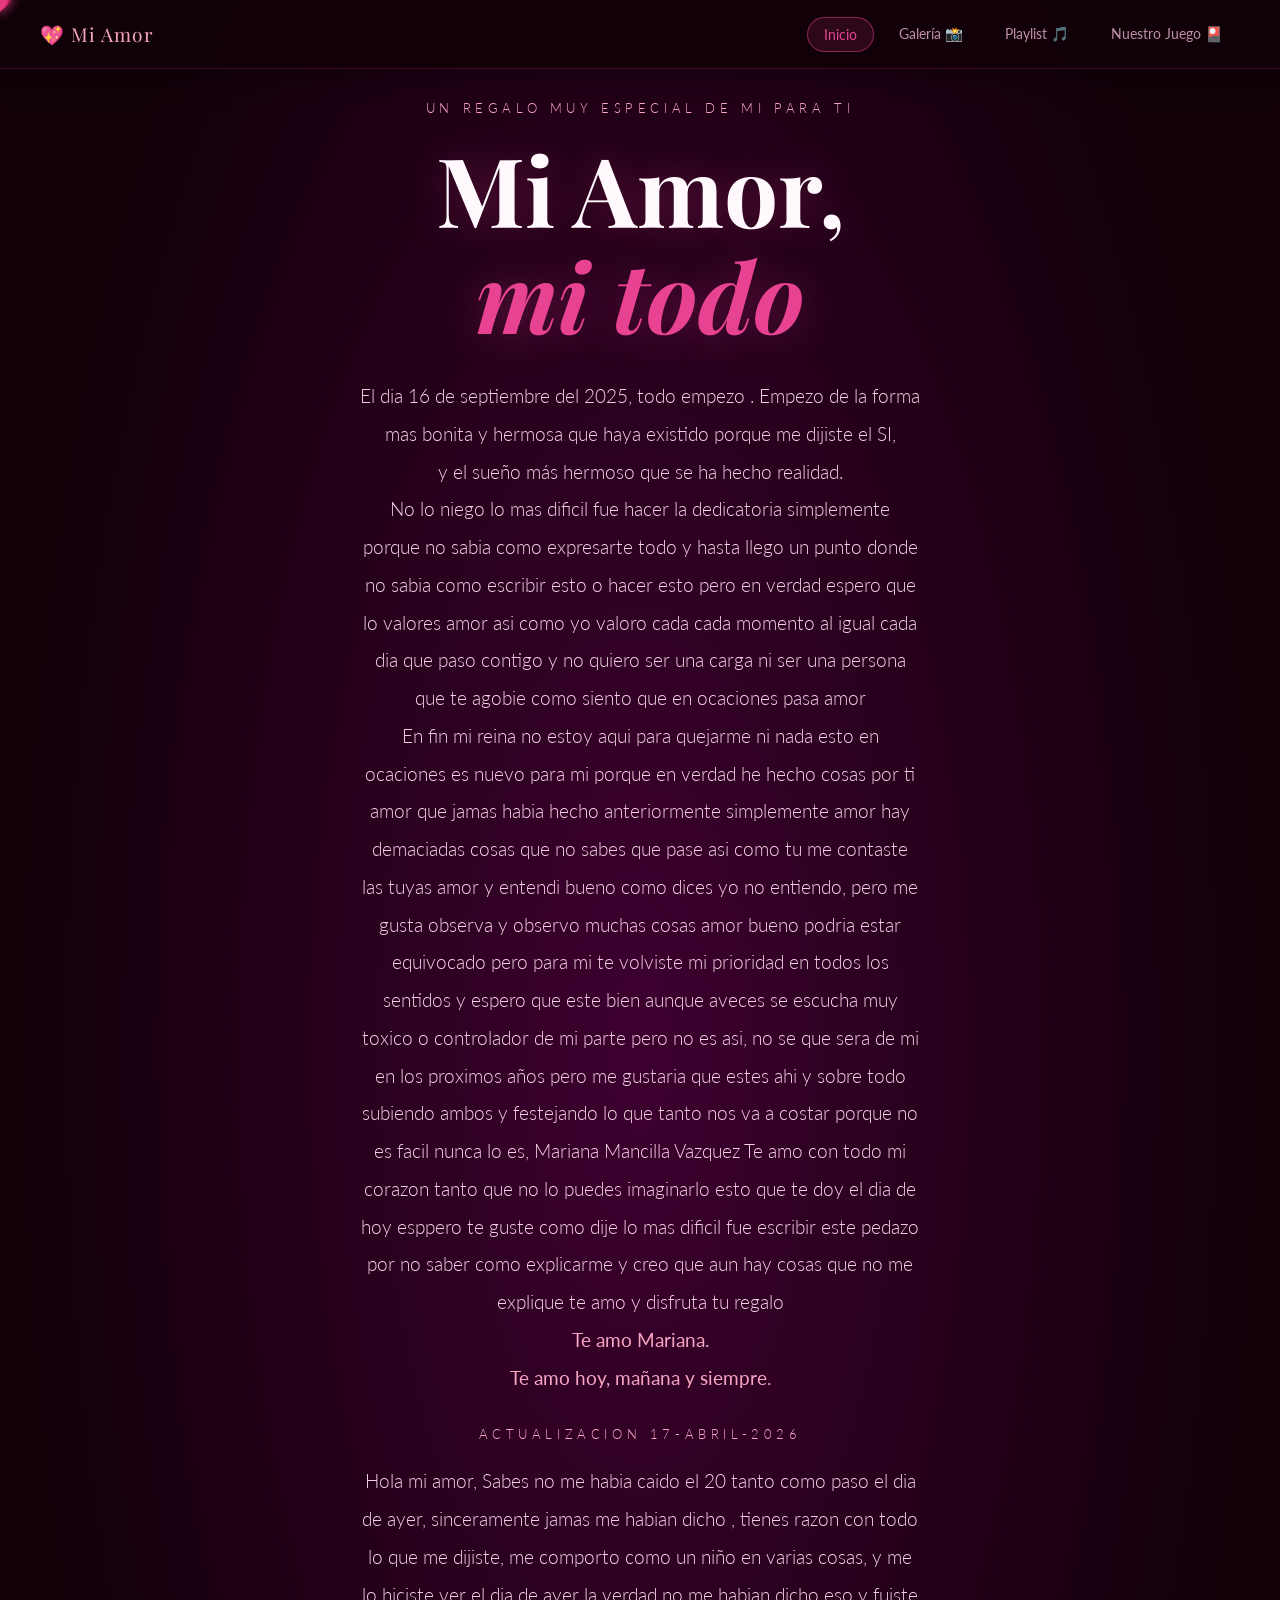
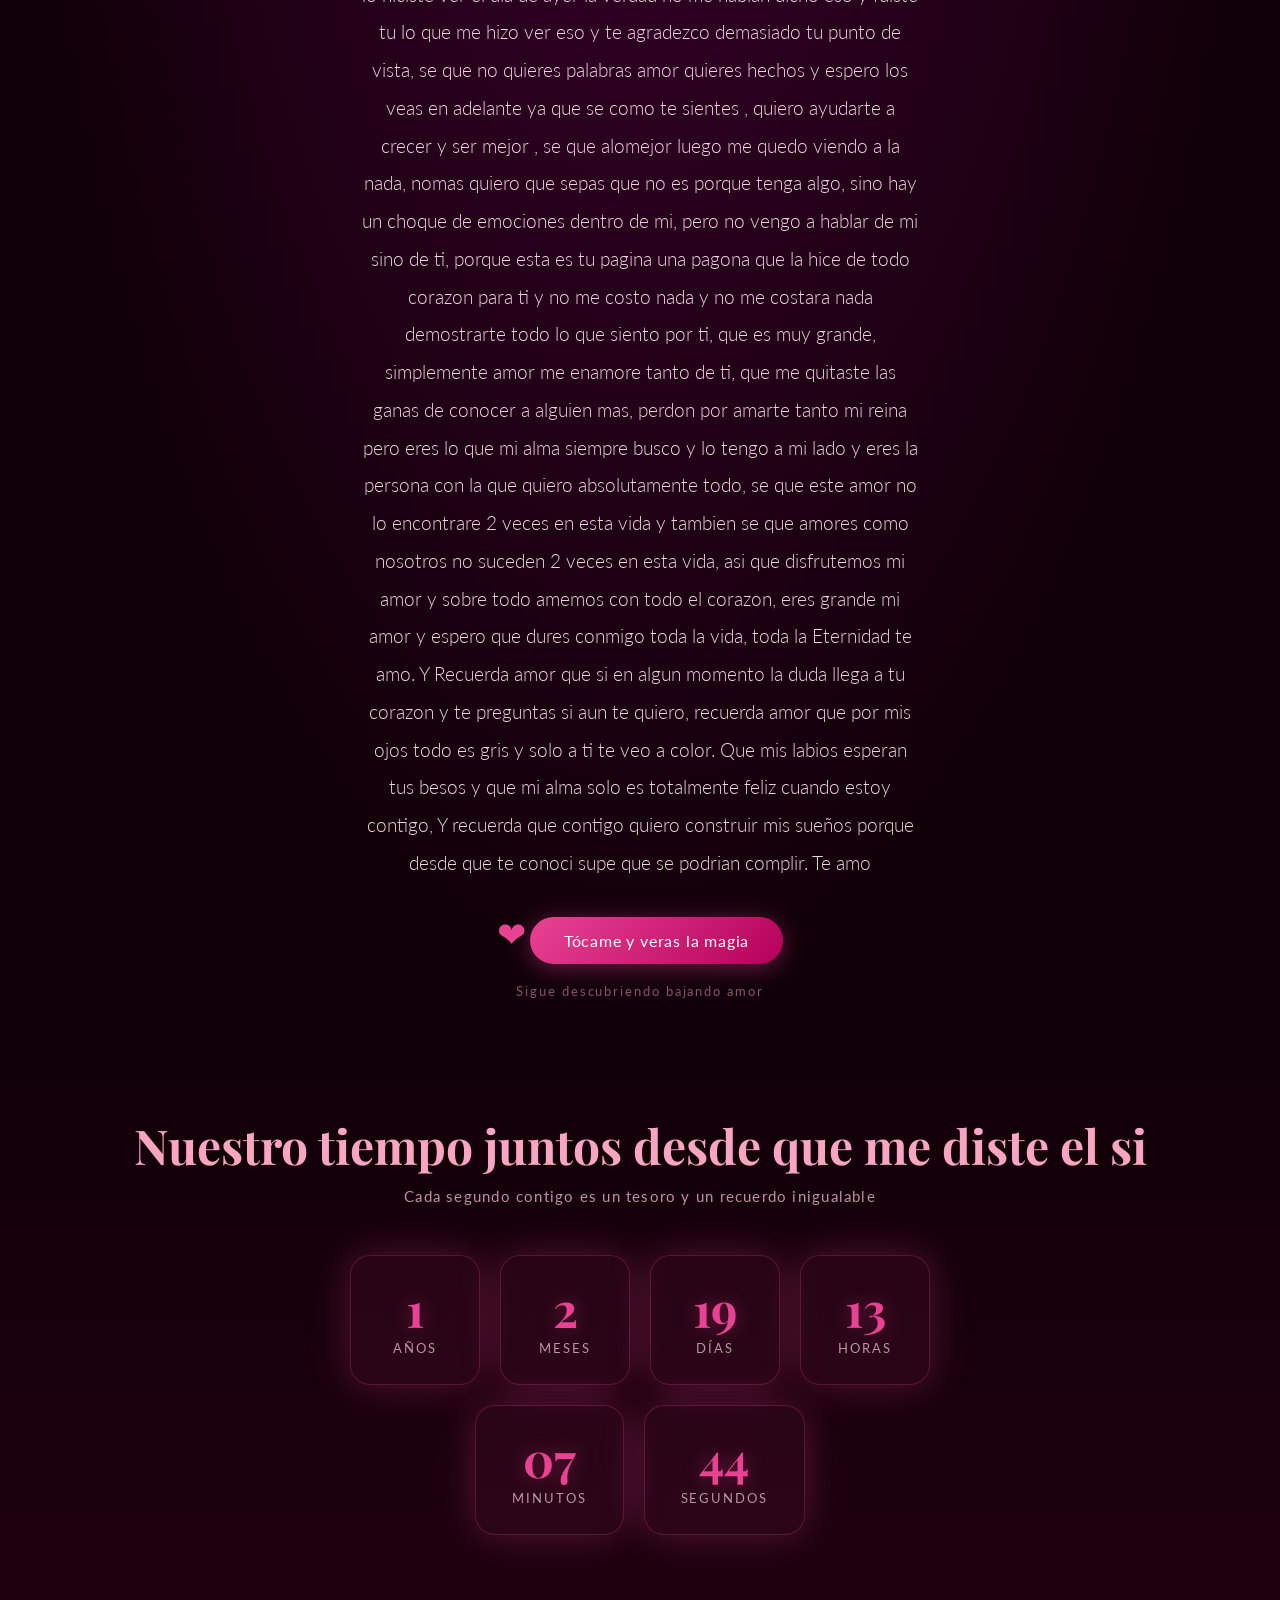
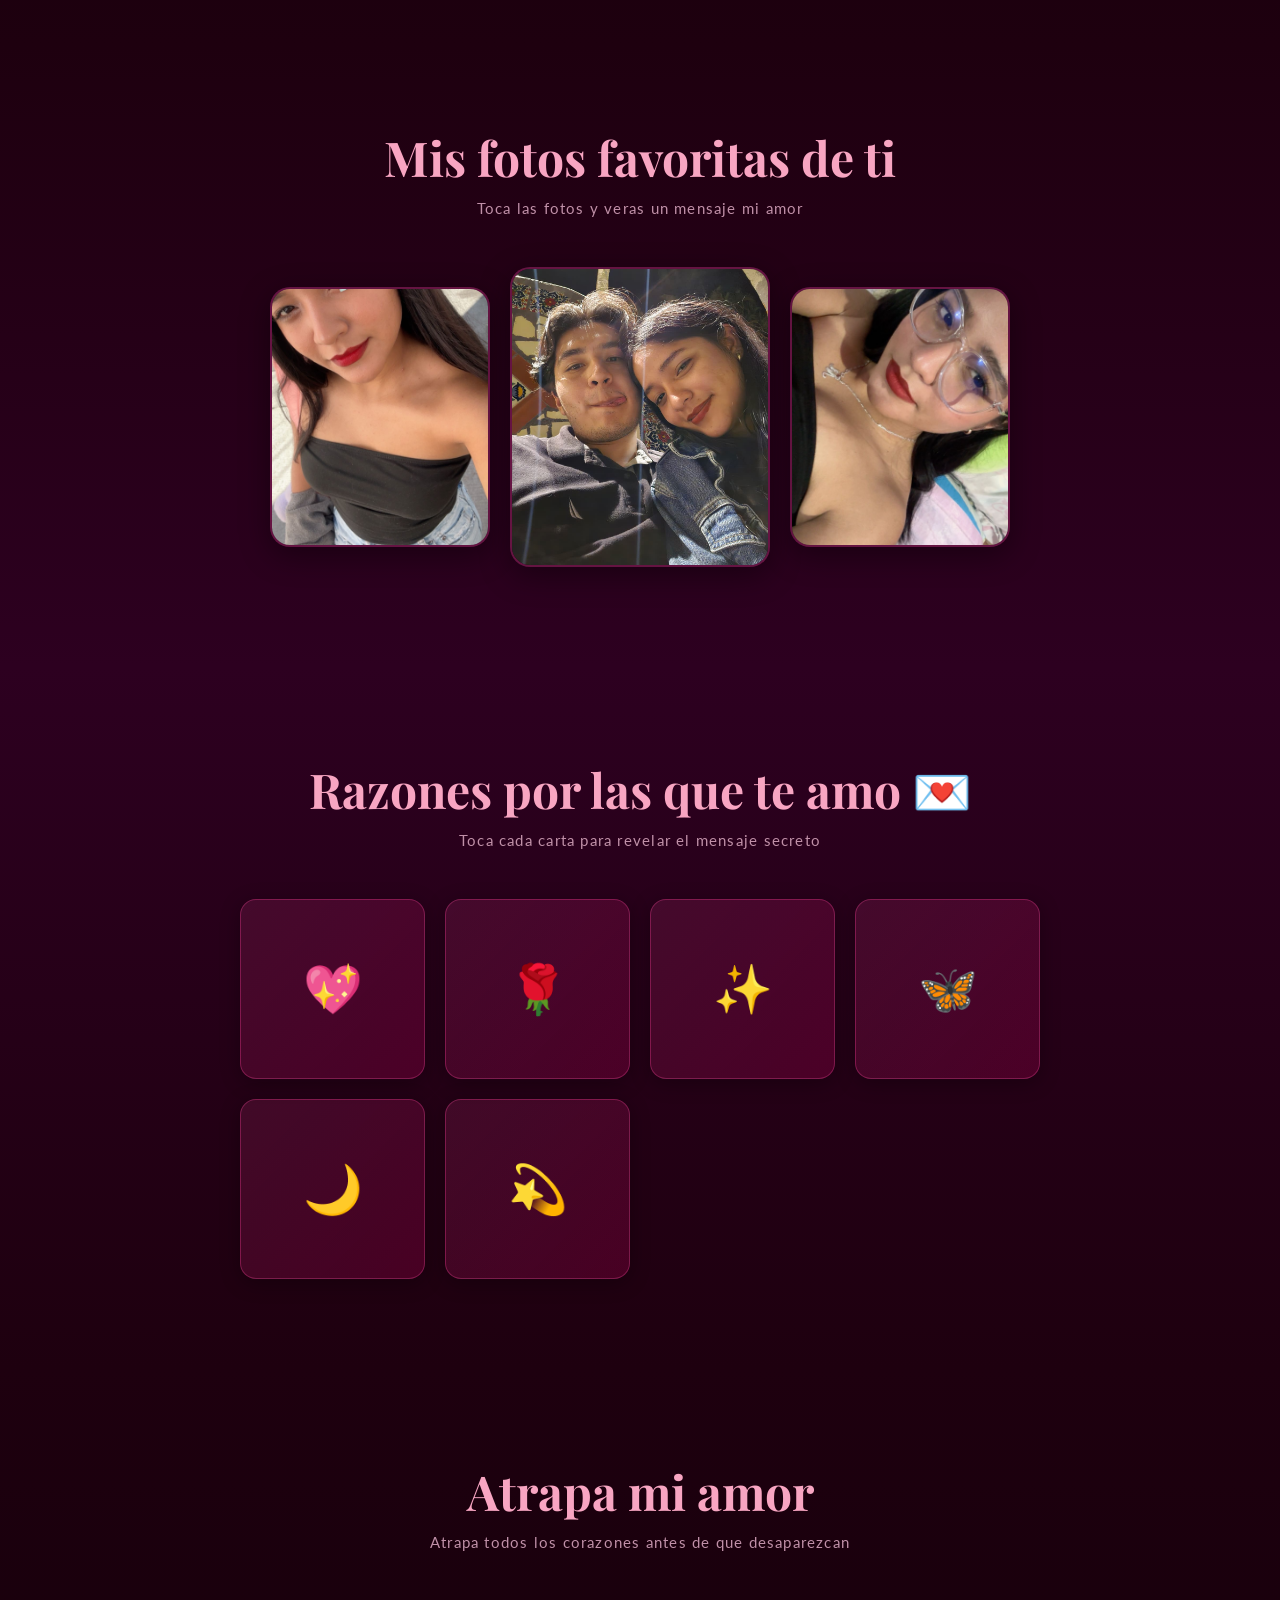
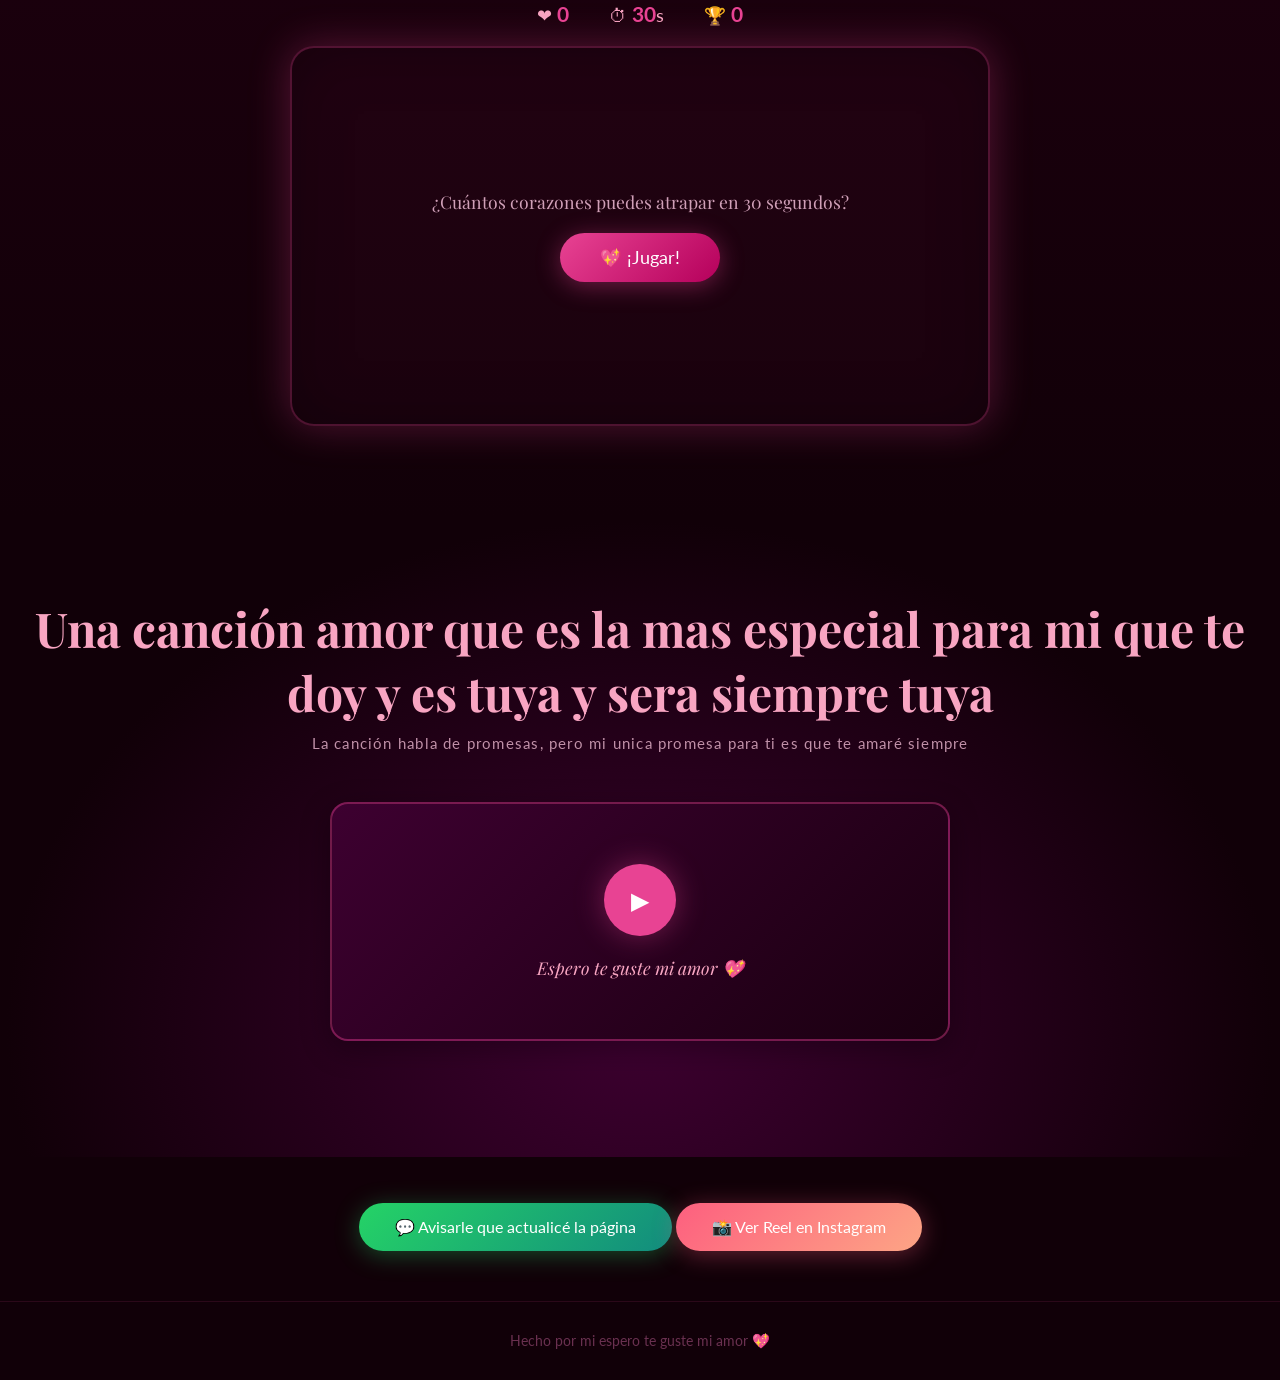
<file: index.html>
<!DOCTYPE html>
<html lang="es">
<head>
  <meta charset="UTF-8"/>
  <meta name="viewport" content="width=device-width, initial-scale=1.0"/>
  <title>Para Ti, Mi Amor 💖</title>
  <link rel="stylesheet" href="style.css"/>
  <link href="https://fonts.googleapis.com/css2?family=Playfair+Display:ital,wght@0,400;0,700;1,400&family=Lato:wght@300;400;700&display=swap" rel="stylesheet"/>
</head>
<body>

  <!-- CURSOR PERSONALIZADO -->
  <div class="cursor" id="cursor">💗</div>

  <!-- PARTÍCULAS FLOTANTES -->
  <div class="particles" id="particles"></div>

   <!-- NAVBAR -->
  <nav class="navbar">
    <a href="index.html" class="nav-logo">💖 Mi Amor</a>
    <div class="nav-links" id="navLinks">
      <a href="index.html" class="nav-link activo">Inicio</a>
      <a href="galeria.html" class="nav-link">Galería 📸</a>
      <a href="playlist.html" class="nav-link">Playlist 🎵</a>
      <a href="bucket.html" class="nav-link">Nuestro Juego 🎴</a>
    </div>
    <button class="nav-menu" id="navMenu">☰</button>
  </nav>

  <!-- ══════════════════════════════════
       SECCIÓN 1: HERO - DEDICATORIA
  ══════════════════════════════════ -->
  <section class="hero">
    <div class="hero-content">
      <p class="subtitulo">Un regalo muy especial de mi para ti </p>
      <h1 class="titulo">Mi Amor,<br/><em>mi todo</em></h1>
      <p class="mensaje">
        El dia 16 de septiembre del 2025, todo empezo . Empezo de la forma mas bonita y hermosa que haya existido porque me dijiste el SI,<br/>
        y el sueño más hermoso que se ha hecho realidad.<br/>
        No lo niego lo mas dificil fue hacer la dedicatoria simplemente porque no sabia como expresarte todo y hasta llego un punto donde no sabia como escribir esto
        o hacer esto pero en verdad espero que lo valores amor asi como yo valoro cada cada momento al igual cada dia que paso contigo y no quiero ser una carga ni ser una persona que te 
        agobie como siento que en ocaciones pasa amor<br/>
        En fin mi reina no estoy aqui para quejarme ni nada esto en ocaciones es nuevo para mi porque en verdad he hecho cosas por ti amor que jamas habia hecho anteriormente simplemente amor hay demaciadas cosas que no sabes que pase asi como tu me contaste las tuyas amor
        y entendi bueno como dices yo no entiendo, pero me gusta observa y observo muchas cosas amor bueno podria estar equivocado pero para mi te volviste mi prioridad en todos los sentidos y espero que este bien aunque aveces se escucha muy toxico o controlador de mi parte
        pero no es asi, no se que sera de mi en los proximos años pero me gustaria que estes ahi y sobre todo subiendo ambos y festejando lo que tanto nos va a costar porque no es facil nunca lo es, Mariana Mancilla Vazquez Te amo con todo mi corazon tanto que no lo puedes imaginarlo
        esto que te doy el dia de hoy esppero te guste como dije lo mas dificil fue escribir este pedazo por no saber como explicarme y creo que aun hay cosas que no me explique te amo y disfruta tu regalo 
        <br/>
        <strong>Te amo Mariana.</strong><br/>
        <strong>Te amo hoy, mañana y siempre.</strong>
        <p class="subtitulo">Actualizacion 17-abril-2026 </p>
        <p class="mensaje">Hola mi amor, Sabes no me habia caido el 20 tanto como paso el dia de ayer, sinceramente jamas me habian dicho , tienes razon con todo lo que me dijiste, me comporto como un niño en varias cosas, y me lo hiciste ver el dia de ayer la verdad no me habian dicho eso 
          y fuiste tu lo que me hizo ver eso y te agradezco demasiado tu punto de vista, se que no quieres palabras amor quieres hechos y espero los veas en adelante ya que se como te sientes , quiero ayudarte a crecer y ser mejor , se que alomejor luego me quedo viendo a la nada, nomas quiero que sepas
          que no es porque tenga algo, sino hay un choque de emociones dentro de mi, pero no vengo a hablar de mi sino de ti, porque esta es tu pagina una pagona que la hice de todo corazon para ti y no me costo nada y no me costara nada demostrarte todo lo que siento por ti, que es muy grande, simplemente amor me enamore tanto de ti,
          que me quitaste las ganas  de conocer a alguien mas, perdon por amarte tanto mi reina pero eres lo que mi alma siempre busco y lo tengo a mi lado y eres la persona con la que quiero absolutamente todo, se que este amor no lo encontrare 2 veces en esta vida y tambien se que amores como nosotros
          no suceden 2 veces en esta vida, asi que disfrutemos mi amor y  sobre todo amemos con todo el corazon, eres grande mi amor y espero que dures conmigo toda la vida, toda la Eternidad te amo. 
          Y Recuerda amor que si en algun momento la duda llega a tu corazon y te preguntas si aun te quiero, recuerda amor que por mis ojos todo es gris y solo a ti te veo a color. Que mis labios esperan tus besos y que mi alma solo es
          totalmente feliz cuando estoy contigo, Y recuerda que contigo quiero construir mis sueños porque desde que te conoci supe que se podrian complir. Te amo
        </p>
        
        </p>
      <div class="separador">❤</div>
      <button class="btn-lluvia" id="btnLluvia">Tócame y veras la magia</button>
    </div>
    <div class="scroll-hint"> Sigue descubriendo bajando amor </div>
  </section>

  <!-- ══════════════════════════════════
       SECCIÓN 2: CONTADOR DE TIEMPO
  ══════════════════════════════════ -->
  <section class="contador-section reveal">
    <h2 class="sec-titulo">Nuestro tiempo juntos desde que me diste el si</h2>
    <p class="sec-sub">Cada segundo contigo es un tesoro y un recuerdo inigualable</p>
    <div class="contador-grid">
      <div class="contador-item">
        <span class="num" id="cAnios">0</span>
        <span class="clabel">Años</span>
      </div>
      <div class="contador-item">
        <span class="num" id="cMeses">0</span>
        <span class="clabel">Meses</span>
      </div>
      <div class="contador-item">
        <span class="num" id="cDias">0</span>
        <span class="clabel">Días</span>
      </div>
      <div class="contador-item">
        <span class="num" id="cHoras">0</span>
        <span class="clabel">Horas</span>
      </div>
      <div class="contador-item">
        <span class="num" id="cMinutos">0</span>
        <span class="clabel">Minutos</span>
      </div>
      <div class="contador-item">
        <span class="num" id="cSegundos">0</span>
        <span class="clabel">Segundos</span>
      </div>
    </div>
  </section>

  <!-- ══════════════════════════════════
       SECCIÓN 3: FOTOS DINÁMICAS
  ══════════════════════════════════ -->
  <section class="galeria-section reveal">
    <h2 class="sec-titulo">Mis fotos favoritas de ti</h2>
    <p class="sec-sub">Toca las fotos y veras un mensaje mi amor </p>
    <div class="galeria" id="galeria">
      <div class="foto-card" id="card1">
        <div class="foto-inner">
          <img src="foto2.jpeg" alt="Momento 1" onerror="this.style.background='linear-gradient(135deg,#f8a5c2,#f78fb3)';this.style.height='100%'"/>
          <div class="foto-overlay"><span>💕 La mas bella amor</span></div>
        </div>
      </div>
      <div class="foto-card foto-center" id="card2">
        <div class="foto-inner">
          <img src="foto1.jpeg" alt="Momento 2" onerror="this.style.background='linear-gradient(135deg,#e84393,#c0392b)';this.style.height='100%'"/>
          <div class="foto-overlay"><span>❤ Nuestro favorito</span></div>
        </div>
      </div>
      <div class="foto-card" id="card3">
        <div class="foto-inner">
          <img src="foto3.jpeg" alt="Momento 3" onerror="this.style.background='linear-gradient(135deg,#f8a5c2,#e84393)';this.style.height='100%'"/>
          <div class="foto-overlay"><span>💕 La mas hermosa amor</span></div>
        </div>
      </div>
    </div>
    <div class="corazon-svg">
      <svg viewBox="0 0 200 180" xmlns="http://www.w3.org/2000/svg">
        <path d="M100,160 C100,160 20,100 20,55 C20,30 40,15 60,15 C75,15 90,25 100,40 C110,25 125,15 140,15 C160,15 180,30 180,55 C180,100 100,160 100,160Z" fill="#e84393" opacity="0.15"/>
      </svg>
    </div>
  </section>

  <!-- ══════════════════════════════════
       SECCIÓN 4: CARTAS SECRETAS
  ══════════════════════════════════ -->
  <section class="cartas-section reveal">
    <h2 class="sec-titulo">Razones por las que te amo 💌</h2>
    <p class="sec-sub">Toca cada carta para revelar el mensaje secreto</p>
    <div class="cartas-grid">
      <div class="carta" onclick="this.classList.toggle('abierta')">
        <div class="carta-frente">💖</div>
        <div class="carta-atras">Te eligiria en esta y en todas las vidad existentes</div>
      </div>
      <div class="carta" onclick="this.classList.toggle('abierta')">
        <div class="carta-frente">🌹</div>
        <div class="carta-atras">Eres mi lugar favorito en el universo entero</div>
      </div>
      <div class="carta" onclick="this.classList.toggle('abierta')">
        <div class="carta-frente">✨</div>
        <div class="carta-atras">No prometo perfeccion, pero si amor sincero todos los dias</div>
      </div>
      <div class="carta" onclick="this.classList.toggle('abierta')">
        <div class="carta-frente">🦋</div>
        <div class="carta-atras">No se que hice para merecerte, pero gracias por quedarte</div>
      </div>
      <div class="carta" onclick="this.classList.toggle('abierta')">
        <div class="carta-frente">🌙</div>
        <div class="carta-atras">No eres solo el amor de mi vida... eres la calma de mis dias</div>
      </div>
      <div class="carta" onclick="this.classList.toggle('abierta')">
        <div class="carta-frente">💫</div>
        <div class="carta-atras">Eres tu solo tu, lo que quiero en mi vida y siempre lo dire tengo miedo a perderte pero te amo de verdad</div>
      </div>
    </div>
  </section>

  <!-- ══════════════════════════════════
       SECCIÓN 5: JUEGO - ATRAPA CORAZONES
  ══════════════════════════════════ -->
  <section class="juego-section reveal">
    <h2 class="sec-titulo">Atrapa mi amor</h2>
    <p class="sec-sub">Atrapa todos los corazones antes de que desaparezcan</p>
    <div class="juego-container">
      <div class="juego-info">
        <span>❤ <strong id="puntaje">0</strong></span>
        <span>⏱ <strong id="tiempo">30</strong>s</span>
        <span>🏆 <strong id="record">0</strong></span>
      </div>
      <div class="juego-area" id="juegoArea">
        <div class="juego-pantalla" id="juegoInicio">
          <p>¿Cuántos corazones puedes atrapar en 30 segundos?</p>
          <button class="btn-jugar" id="btnJugar">💖 ¡Jugar!</button>
        </div>
        <div class="juego-pantalla hidden" id="juegoFin">
          <p id="mensajeFin">¡Increíble!</p>
          <p id="puntajeFinal"></p>
          <button class="btn-jugar" id="btnReiniciar">🔄 Jugar otra vez</button>
        </div>
      </div>
    </div>
  </section>

  <!-- ══════════════════════════════════
       SECCIÓN 6: VIDEO
  ══════════════════════════════════ -->
  <section class="video-section reveal">
    <h2 class="sec-titulo">Una canción amor que es la mas especial para mi que te doy y es tuya y sera siempre tuya</h2>
    <p class="sec-sub">La canción habla de promesas, pero mi unica promesa para ti es que te amaré siempre </p>
    <div class="video-wrapper">
      <a href="https://www.youtube.com/watch?v=7XPmRUp_Yf4" class="video-link" target="_blank" rel="noopener">
        <div class="video-thumbnail">
          <div class="play-btn">▶</div>
          <span class="video-label">Espero te guste mi amor  💖</span>
        </div>
      </a>
    </div>
  </section>

  <div class="notif-container">
  <button class="btn-notif" onclick="abrirWhatsApp()">
    💬 Avisarle que actualicé la página
  </button>
  <a href="https://www.instagram.com/reel/DWPGOY6DteG/?utm_source=ig_web_copy_link&igsh=NTc4MTIwNjQ2YQ==" target="_blank" rel="noopener noreferrer" class="btn-instagram">
    📸 Ver Reel en Instagram
  </a>
</div>

  <!-- FOOTER -->
  <footer class="footer">
    <p>Hecho por mi espero te guste mi amor  💖</p>
  </footer>

  <!-- OVERLAY LLUVIA DE CORAZONES -->
  <canvas id="lluviaCanvas" class="lluvia-canvas hidden"></canvas>

  <script src="script.js"></script>
</body>
</html>
</file>
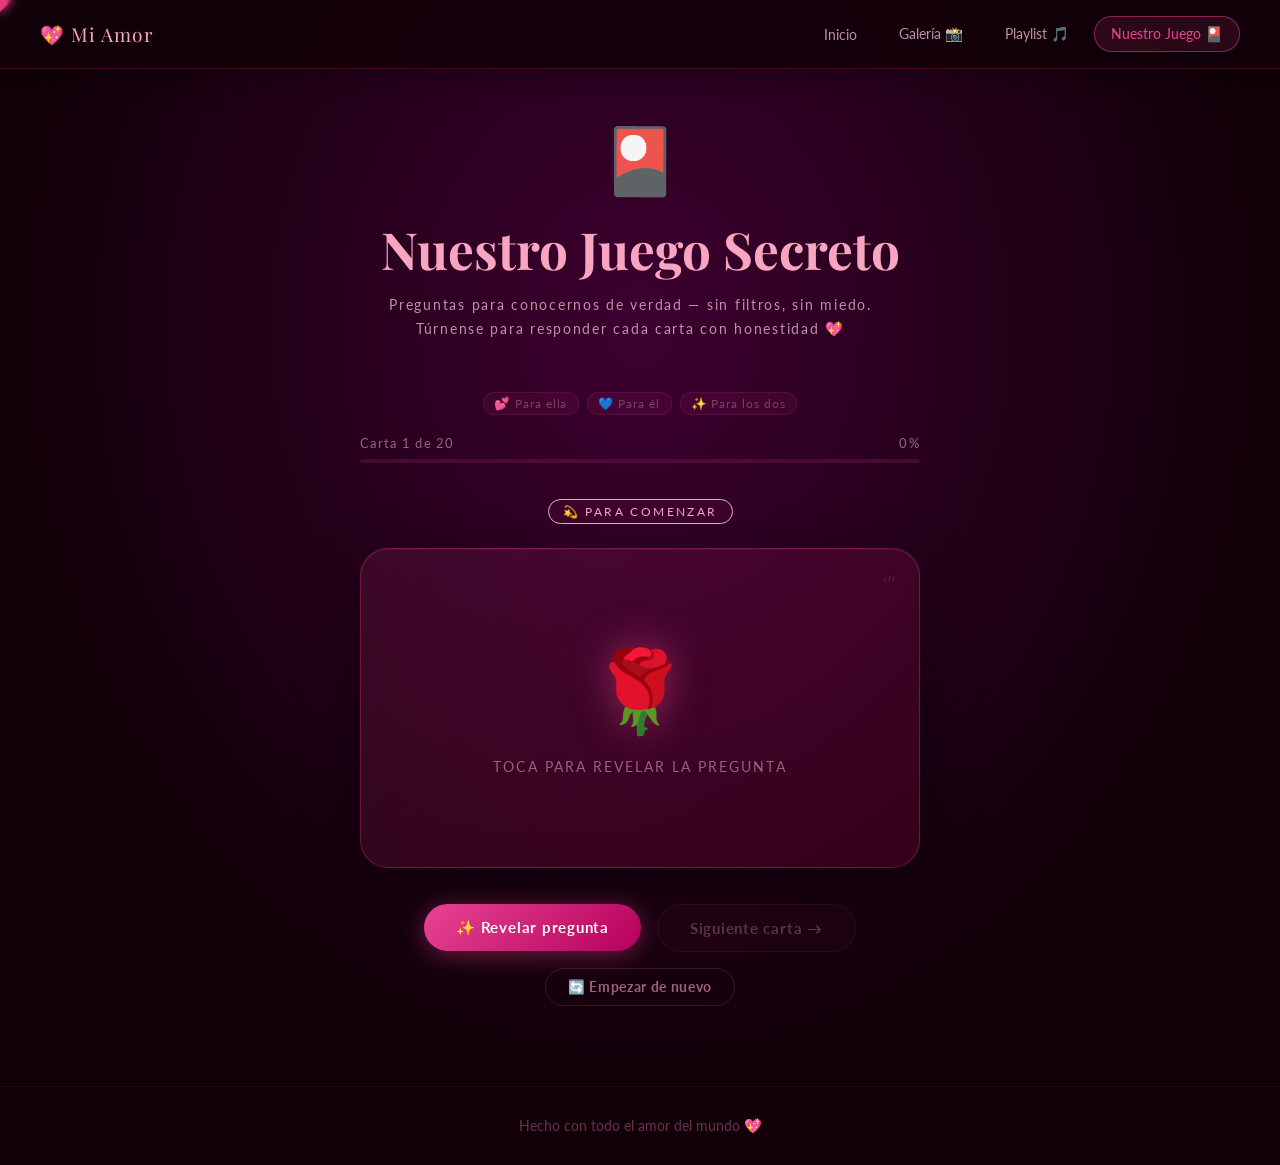
<file: bucket.html>
<!DOCTYPE html>
<html lang="es">
<head>
  <meta charset="UTF-8"/>
  <meta name="viewport" content="width=device-width, initial-scale=1.0"/>
  <title>Nuestro Juego — Para Ti 💖</title>
  <link rel="stylesheet" href="style.css"/>
  <link href="https://fonts.googleapis.com/css2?family=Playfair+Display:ital,wght@0,400;0,700;1,400&family=Lato:wght@300;400;700&display=swap" rel="stylesheet"/>
  <style>
    /* ── JUEGO DE PREGUNTAS ── */
    .juego-preguntas-section {
      position: relative;
      z-index: 1;
      min-height: 100vh;
      display: flex;
      flex-direction: column;
      align-items: center;
      justify-content: center;
      padding: 120px 20px 80px;
      background: radial-gradient(ellipse at 50% 30%, #3d0030 0%, #110008 70%);
      overflow: hidden;
    }

    .estrellas {
      position: fixed;
      inset: 0;
      pointer-events: none;
      z-index: 0;
      overflow: hidden;
    }
    .estrella {
      position: absolute;
      width: 2px;
      height: 2px;
      background: white;
      border-radius: 50%;
      opacity: 0;
      animation: parpadear var(--dur, 3s) ease-in-out infinite;
      animation-delay: var(--delay, 0s);
    }
    @keyframes parpadear {
      0%, 100% { opacity: 0; transform: scale(1); }
      50% { opacity: 0.7; transform: scale(1.5); }
    }

    .jp-header {
      text-align: center;
      margin-bottom: 50px;
      animation: aparecer 1.2s ease both;
    }
    .jp-header .prox-emoji {
      font-size: 4rem;
      display: block;
      margin-bottom: 16px;
      animation: latir 1.5s ease-in-out infinite;
    }
    .jp-titulo {
      font-family: 'Playfair Display', serif;
      font-size: clamp(2rem, 5vw, 3.2rem);
      color: #f8a5c2;
      margin-bottom: 10px;
    }
    .jp-subtitulo {
      font-size: 0.9rem;
      color: #c090a8;
      letter-spacing: 0.12em;
      max-width: 500px;
      line-height: 1.7;
    }

    .jp-progreso-wrap {
      width: 100%;
      max-width: 560px;
      margin-bottom: 36px;
      animation: aparecer 1.4s ease both;
    }
    .jp-progreso-texto {
      display: flex;
      justify-content: space-between;
      font-size: 0.8rem;
      color: #9a6080;
      margin-bottom: 8px;
      letter-spacing: 0.1em;
    }
    .jp-progreso-barra {
      height: 4px;
      background: rgba(232,67,147,0.15);
      border-radius: 99px;
      overflow: hidden;
    }
    .jp-progreso-fill {
      height: 100%;
      background: linear-gradient(90deg, #e84393, #f8a5c2);
      border-radius: 99px;
      transition: width 0.6s cubic-bezier(0.4, 0, 0.2, 1);
      box-shadow: 0 0 12px rgba(232,67,147,0.5);
    }

    .jp-categoria {
      display: inline-block;
      font-size: 0.75rem;
      letter-spacing: 0.2em;
      text-transform: uppercase;
      color: var(--cat-color, #e84393);
      border: 1px solid var(--cat-color, #e84393);
      padding: 4px 14px;
      border-radius: 99px;
      margin-bottom: 24px;
      background: rgba(232,67,147,0.06);
      transition: all 0.4s ease;
    }

    .jp-carta-wrap {
      perspective: 1200px;
      width: 100%;
      max-width: 560px;
      min-height: 320px;
      margin-bottom: 36px;
    }
    .jp-carta {
      width: 100%;
      min-height: 320px;
      position: relative;
      transform-style: preserve-3d;
      transition: transform 0.7s cubic-bezier(0.4, 0, 0.2, 1);
      border-radius: 28px;
    }
    .jp-carta.volteada { transform: rotateY(180deg); }

    .jp-carta-lado {
      position: absolute;
      inset: 0;
      backface-visibility: hidden;
      border-radius: 28px;
      display: flex;
      flex-direction: column;
      align-items: center;
      justify-content: center;
      padding: 48px 40px;
      text-align: center;
    }

    .jp-carta-frente {
      background: linear-gradient(135deg, rgba(232,67,147,0.12), rgba(180,0,80,0.18));
      border: 1.5px solid rgba(232,67,147,0.3);
      box-shadow: 0 20px 60px rgba(0,0,0,0.4), inset 0 1px 0 rgba(255,255,255,0.05);
      cursor: pointer;
      transition: border-color 0.3s, box-shadow 0.3s, transform 0.2s;
    }
    .jp-carta-frente:hover {
      border-color: rgba(232,67,147,0.6);
      box-shadow: 0 24px 80px rgba(0,0,0,0.5), 0 0 40px rgba(232,67,147,0.2);
      transform: translateY(-4px);
    }
    .jp-carta-frente .icono-grande {
      font-size: 5rem;
      margin-bottom: 20px;
      animation: flotar-icono 3s ease-in-out infinite;
      filter: drop-shadow(0 0 20px rgba(232,67,147,0.5));
    }
    @keyframes flotar-icono {
      0%, 100% { transform: translateY(0) rotate(-3deg); }
      50% { transform: translateY(-10px) rotate(3deg); }
    }
    .jp-carta-frente .hint {
      font-size: 0.85rem;
      color: #9a6080;
      letter-spacing: 0.15em;
      text-transform: uppercase;
    }
    .jp-carta-frente .hint span {
      display: inline-block;
      animation: pulsar 2s ease-in-out infinite;
    }

    .jp-carta-atras {
      background: linear-gradient(135deg, #2a0020, #1e000f);
      border: 1.5px solid rgba(232,67,147,0.4);
      box-shadow: 0 20px 60px rgba(0,0,0,0.5), 0 0 60px rgba(232,67,147,0.1);
      transform: rotateY(180deg);
    }

    .jp-para {
      font-size: 0.75rem;
      letter-spacing: 0.2em;
      text-transform: uppercase;
      padding: 5px 16px;
      border-radius: 99px;
      margin-bottom: 28px;
      font-family: 'Lato', sans-serif;
      font-weight: 700;
    }
    .jp-para.ella {
      color: #f8a5c2;
      background: rgba(248,165,194,0.12);
      border: 1px solid rgba(248,165,194,0.3);
    }
    .jp-para.el {
      color: #93c5fd;
      background: rgba(147,197,253,0.12);
      border: 1px solid rgba(147,197,253,0.3);
    }
    .jp-para.ambos {
      color: #fcd34d;
      background: rgba(252,211,77,0.12);
      border: 1px solid rgba(252,211,77,0.3);
    }

    .jp-pregunta {
      font-family: 'Playfair Display', serif;
      font-size: clamp(1.2rem, 3.5vw, 1.65rem);
      font-style: italic;
      color: #f0d0e0;
      line-height: 1.55;
      margin-bottom: 24px;
    }

    .jp-nota {
      font-size: 0.82rem;
      color: #7a4060;
      font-style: italic;
      line-height: 1.6;
      padding-top: 16px;
      border-top: 1px solid rgba(232,67,147,0.15);
      width: 100%;
    }
    .jp-nota strong { color: #c090a8; font-style: normal; }

    .jp-controles {
      display: flex;
      gap: 16px;
      align-items: center;
      justify-content: center;
      flex-wrap: wrap;
      animation: aparecer 1.6s ease both;
    }

    .jp-btn {
      border: none;
      padding: 14px 32px;
      border-radius: 50px;
      font-size: 0.95rem;
      font-family: 'Lato', sans-serif;
      font-weight: 700;
      cursor: pointer;
      transition: transform 0.2s, box-shadow 0.2s, opacity 0.2s;
      letter-spacing: 0.05em;
    }
    .jp-btn:disabled { opacity: 0.3; cursor: not-allowed; transform: none !important; }

    .jp-btn-voltear {
      background: linear-gradient(135deg, #e84393, #b5005b);
      color: white;
      box-shadow: 0 4px 25px rgba(232,67,147,0.4);
    }
    .jp-btn-voltear:hover:not(:disabled) {
      transform: scale(1.06);
      box-shadow: 0 8px 40px rgba(232,67,147,0.55);
    }

    .jp-btn-siguiente {
      background: rgba(232,67,147,0.1);
      color: #f8a5c2;
      border: 1.5px solid rgba(232,67,147,0.35);
    }
    .jp-btn-siguiente:hover:not(:disabled) {
      background: rgba(232,67,147,0.18);
      transform: scale(1.04);
      border-color: rgba(232,67,147,0.6);
    }

    .jp-btn-reiniciar {
      background: transparent;
      color: #9a6080;
      border: 1px solid rgba(150,80,100,0.3);
      font-size: 0.85rem;
      padding: 10px 22px;
    }
    .jp-btn-reiniciar:hover { color: #f8a5c2; border-color: rgba(232,67,147,0.4); }

    .jp-final {
      display: none;
      flex-direction: column;
      align-items: center;
      text-align: center;
      max-width: 560px;
      animation: aparecer 1s ease both;
    }
    .jp-final.visible { display: flex; }
    .jp-final-emoji { font-size: 5rem; margin-bottom: 20px; animation: latir 1.2s ease-in-out infinite; }
    .jp-final-titulo {
      font-family: 'Playfair Display', serif;
      font-size: clamp(1.8rem, 4vw, 2.6rem);
      color: #f8a5c2;
      margin-bottom: 16px;
    }
    .jp-final-mensaje {
      font-size: 1.05rem;
      color: #d0a0b8;
      line-height: 1.9;
      margin-bottom: 32px;
      font-style: italic;
      font-family: 'Playfair Display', serif;
    }
    .jp-final-mensaje strong { color: #f8a5c2; font-style: normal; }

    .jp-turno-hint {
      display: flex;
      gap: 8px;
      justify-content: center;
      margin-bottom: 20px;
      font-size: 0.78rem;
      color: #7a4060;
      letter-spacing: 0.08em;
    }
    .jp-turno-hint span {
      padding: 3px 10px;
      border-radius: 99px;
      background: rgba(232,67,147,0.07);
      border: 1px solid rgba(232,67,147,0.15);
    }

    .celebracion {
      position: fixed;
      inset: 0;
      pointer-events: none;
      z-index: 9000;
    }
    .confeti {
      position: absolute;
      font-size: 1.8rem;
      animation: caer 2s ease forwards;
    }
    @keyframes caer {
      0% { transform: translateY(-20px) rotate(0deg) scale(0); opacity: 1; }
      100% { transform: translateY(100vh) rotate(720deg) scale(1); opacity: 0; }
    }

    .jp-num-carta {
      position: absolute;
      top: 20px;
      right: 24px;
      font-size: 0.75rem;
      color: rgba(232,67,147,0.3);
      font-family: 'Playfair Display', serif;
      font-style: italic;
    }

    @media (max-width: 600px) {
      .jp-carta-lado { padding: 36px 24px; }
      .jp-pregunta { font-size: 1.15rem; }
    }
  </style>
</head>
<body>
  <div class="cursor" id="cursor">💗</div>
  <div class="particles" id="particles"></div>
  <div class="estrellas" id="estrellas"></div>

  <nav class="navbar">
    <a href="index.html" class="nav-logo">💖 Mi Amor</a>
    <div class="nav-links" id="navLinks">
      <a href="index.html" class="nav-link">Inicio</a>
      <a href="galeria.html" class="nav-link">Galería 📸</a>
      <a href="playlist.html" class="nav-link">Playlist 🎵</a>
      <a href="bucket.html" class="nav-link activo">Nuestro Juego 🎴</a>
    </div>
    <button class="nav-menu" id="navMenu">☰</button>
  </nav>

  <section class="juego-preguntas-section">

    <div class="jp-header" id="jpHeader">
      <span class="prox-emoji">🎴</span>
      <h1 class="jp-titulo">Nuestro Juego Secreto</h1>
      <p class="jp-subtitulo">Preguntas para conocernos de verdad — sin filtros, sin miedo.<br/>Túrnense para responder cada carta con honestidad 💖</p>
    </div>

    <div class="jp-turno-hint" id="jpLeyenda">
      <span>💕 Para ella</span>
      <span>💙 Para él</span>
      <span>✨ Para los dos</span>
    </div>

    <div class="jp-progreso-wrap" id="jpProgresoWrap">
      <div class="jp-progreso-texto">
        <span id="jpNumActual">Carta 1 de 20</span>
        <span id="jpPorcentaje">0%</span>
      </div>
      <div class="jp-progreso-barra">
        <div class="jp-progreso-fill" id="jpProgressFill" style="width:0%"></div>
      </div>
    </div>

    <div class="jp-categoria" id="jpCategoria">💫 Para comenzar</div>

    <div class="jp-carta-wrap" id="jpCartaWrap">
      <div class="jp-carta" id="jpCarta">
        <div class="jp-carta-lado jp-carta-frente" id="jpFrente" onclick="voltearCarta()">
          <div class="icono-grande" id="jpIconoFrente">🎴</div>
          <p class="hint"><span>Toca para revelar la pregunta</span></p>
          <span class="jp-num-carta" id="jpNumDecorativo">01</span>
        </div>
        <div class="jp-carta-lado jp-carta-atras" id="jpAtras">
          <div class="jp-para ella" id="jpParaTag">💕 Para ella</div>
          <p class="jp-pregunta" id="jpPreguntaTexto"></p>
          <div class="jp-nota" id="jpNotaTexto"></div>
          <span class="jp-num-carta" id="jpNumDecorativoAtras">01</span>
        </div>
      </div>
    </div>

    <div class="jp-controles" id="jpControles">
      <button class="jp-btn jp-btn-voltear" id="jpBtnVoltear" onclick="voltearCarta()">
        ✨ Revelar pregunta
      </button>
      <button class="jp-btn jp-btn-siguiente" id="jpBtnSiguiente" onclick="siguienteCarta()" disabled>
        Siguiente carta →
      </button>
    </div>
    <div style="margin-top:16px;">
      <button class="jp-btn jp-btn-reiniciar" onclick="reiniciarJuego()">🔄 Empezar de nuevo</button>
    </div>

    <div class="jp-final" id="jpFinal">
      <div class="jp-final-emoji">💖</div>
      <h2 class="jp-final-titulo">Lo lograron, amor</h2>
      <p class="jp-final-mensaje">
        Respondieron todas las preguntas juntos.<br/>
        Eso dice mucho de los dos.<br/><br/>
        <strong>Mariana</strong>, espero que este juego te haya ayudado a decir cosas que a veces es difícil decir en voz alta.<br/><br/>
        Yo siempre voy a estar aquí para escucharte, para conocerte más cada día, y para recordarte que lo que sientes importa — siempre.<br/><br/>
        <strong>Te amo. Hoy, mañana y siempre. 💖</strong>
      </p>
      <button class="jp-btn jp-btn-voltear" onclick="reiniciarJuego()" style="margin-bottom:16px;">
        🔄 Jugar otra vez
      </button>
      <a href="index.html" class="prox-btn">← Volver al inicio</a>
    </div>

  </section>

  <footer class="footer">
    <p>Hecho con todo el amor del mundo 💖</p>
  </footer>

  <div class="celebracion" id="celebracion"></div>

  <script src="script.js"></script>
  <script>
    const preguntas = [
      // 1 — ella
      {
        para: "ella",
        tag: "💕 Para ella",
        categoria: "💫 Para comenzar",
        emoji: "🌹",
        pregunta: "¿Hay una canción que escuchas y automáticamente me recuerda a mí? ¿Por qué esa?",
        nota: "Cuéntame qué parte de la letra o la melodía te hace pensar en nosotros."
      },
      // 2 — el
      {
        para: "el",
        tag: "💙 Para él",
        categoria: "💫 Para comenzar",
        emoji: "💙",
        pregunta: "¿En qué momento me doy cuenta de que realmente te conozco y no solo te quiero?",
        nota: "Piénsalo con calma. Hay una diferencia entre amar a alguien y verdaderamente conocerlo."
      },
      // 3 — ambos
      {
        para: "ambos",
        tag: "✨ Para los dos",
        categoria: "🔥 Un poco más profundo",
        emoji: "✨",
        pregunta: "¿Qué hábito o costumbre del otro los hace sentir más en casa?",
        nota: "Esas cosas pequeñas que a veces no se dicen pero se sienten mucho."
      },
      // 4 — ella
      {
        para: "ella",
        tag: "💕 Para ella",
        categoria: "🔥 Un poco más profundo",
        emoji: "🦋",
        pregunta: "¿Cuándo fue la última vez que sentiste que yo te vi de verdad, sin que tuvieras que explicarte?",
        nota: "Si hay momentos en que no ha pasado, también quiero escucharlos."
      },
      // 5 — ella
      {
        para: "ella",
        tag: "💕 Para ella",
        categoria: "🔥 Un poco más profundo",
        emoji: "🌙",
        pregunta: "¿Qué versión de ti misma sientes que puedes ser conmigo que con nadie más?",
        nota: "No hay respuesta incorrecta. Solo la verdad de cómo te sientes."
      },
      // 6 — el
      {
        para: "el",
        tag: "💙 Para él",
        categoria: "🔥 Un poco más profundo",
        emoji: "💫",
        pregunta: "¿Qué parte de mí mismo he descubierto desde que estoy contigo?",
        nota: "Las relaciones nos cambian. ¿Qué ha cambiado en mí para bien?"
      },
      // 7 — ambos
      {
        para: "ambos",
        tag: "✨ Para los dos",
        categoria: "🌟 Sueños juntos",
        emoji: "🌅",
        pregunta: "¿Qué experiencia o aventura quieren vivir juntos antes de que termine el año?",
        nota: "Puede ser grande o pequeña. Que sea real y que las dos personas quieran de verdad."
      },
      // 8 — ella
      {
        para: "ella",
        tag: "💕 Para ella",
        categoria: "🌟 Sueños juntos",
        emoji: "💭",
        pregunta: "Si pudieras cambiar una sola cosa de cómo llevamos esta relación, ¿qué sería?",
        nota: "No tengas miedo de decirlo. Estoy aquí para escucharte, no para defenderme."
      },
      // 9 — ella
      {
        para: "ella",
        tag: "💕 Para ella",
        categoria: "❤ Lo más íntimo",
        emoji: "🤍",
        pregunta: "¿Qué necesitas de mí cuando estás pasando por algo difícil pero no sabes cómo pedirlo?",
        nota: "Ayúdame a entenderte mejor para estar ahí de la manera que realmente necesitas."
      },
      // 10 — ambos
      {
        para: "ambos",
        tag: "✨ Para los dos",
        categoria: "❤ Lo más íntimo",
        emoji: "🔮",
        pregunta: "¿Hay algo que ambos saben pero ninguno ha dicho en voz alta todavía?",
        nota: "Si se animan, este es el espacio. Sin juicios, solo los dos."
      },
      // 11 — el
      {
        para: "el",
        tag: "💙 Para él",
        categoria: "❤ Lo más íntimo",
        emoji: "💪",
        pregunta: "¿Qué es lo que más me cuesta mostrarme vulnerable contigo y por qué?",
        nota: "No tiene que ser fácil de decir. Por eso vale la pena decirlo."
      },
      // 12 — ella
      {
        para: "ella",
        tag: "💕 Para ella",
        categoria: "❤ Lo más íntimo",
        emoji: "🌺",
        pregunta: "¿Qué forma de amor sientes que más te llena: palabras, tiempo, detalles, contacto o ayuda?",
        nota: "Y cuéntame un ejemplo concreto de cuando lo sentiste de verdad."
      },
      // 13 — ambos
      {
        para: "ambos",
        tag: "✨ Para los dos",
        categoria: "😂 Un respiro",
        emoji: "😂",
        pregunta: "¿Cuál es la mentira más tonta que se han dicho el uno al otro sin razón?",
        nota: "Las tonterías de pareja también merecen un espacio. ¡A confesar! 😄"
      },
      // 14 — ella
      {
        para: "ella",
        tag: "💕 Para ella",
        categoria: "😂 Un respiro",
        emoji: "🎭",
        pregunta: "Si tuvieras que describir nuestra relación como un platillo de comida, ¿cuál sería y por qué?",
        nota: "Sé creativa. Y luego él hace lo mismo 🍜"
      },
      // 15 — ambos
      {
        para: "ambos",
        tag: "✨ Para los dos",
        categoria: "🌟 Sueños juntos",
        emoji: "🏠",
        pregunta: "¿Cómo se imaginan que van a ser el uno para el otro dentro de diez años?",
        nota: "No solo dónde van a estar, sino cómo van a quererse."
      },
      // 16 — ella
      {
        para: "ella",
        tag: "💕 Para ella",
        categoria: "❤ Lo más íntimo",
        emoji: "💌",
        pregunta: "¿Qué versión de ti misma quieres que yo nunca deje de ver, aunque el tiempo pase?",
        nota: "Cuéntame quién eres cuando eres más tú."
      },
      // 17 — el
      {
        para: "el",
        tag: "💙 Para él",
        categoria: "❤ Lo más íntimo",
        emoji: "🙏",
        pregunta: "¿Qué es lo que más me da miedo perder de esta relación si las cosas algún día cambian?",
        nota: "La honestidad aquí vale más que la comodidad."
      },
      // 18 — ambos
      {
        para: "ambos",
        tag: "✨ Para los dos",
        categoria: "🔥 Un poco más profundo",
        emoji: "⚡",
        pregunta: "¿Qué cosa pequeña hace el otro que los hace sentir profundamente amados sin que lo digan?",
        nota: "Díganlo en voz alta. Ahora. Sin resumirlo."
      },
      // 19 — ella
      {
        para: "ella",
        tag: "💕 Para ella",
        categoria: "❤ Lo más íntimo",
        emoji: "🌙",
        pregunta: "¿Qué parte de ti misma has aprendido a querer más desde que estás conmigo?",
        nota: "Tómate tu tiempo. Esta respuesta importa mucho."
      },
      // 20 — ambos
      {
        para: "ambos",
        tag: "✨ Para los dos",
        categoria: "💖 La última",
        emoji: "💖",
        pregunta: "¿Qué frase, de corazón, le dirían al otro si supieran que es lo último que van a decirse hoy?",
        nota: "Sin filtros, sin adornos. Solo lo que de verdad sienten."
      },
    ];

    let indiceActual = 0;
    let revelada = false;

    const carta        = document.getElementById('jpCarta');
    const btnVoltear   = document.getElementById('jpBtnVoltear');
    const btnSiguiente = document.getElementById('jpBtnSiguiente');
    const jpHeader     = document.getElementById('jpHeader');
    const jpLeyenda    = document.getElementById('jpLeyenda');
    const jpProgresoWrap = document.getElementById('jpProgresoWrap');
    const jpFinal      = document.getElementById('jpFinal');
    const jpCartaWrap  = document.getElementById('jpCartaWrap');
    const jpControles  = document.getElementById('jpControles');
    const jpCategoria  = document.getElementById('jpCategoria');

    const catColores = {
      "💫 Para comenzar":  "#f8a5c2",
      "🔥 Un poco más profundo": "#f97316",
      "🌟 Sueños juntos":  "#fcd34d",
      "❤ Lo más íntimo":  "#e84393",
      "😂 Un respiro":     "#86efac",
      "💖 La última":      "#f8a5c2",
    };

    function cargarPregunta(idx) {
      const p = preguntas[idx];
      revelada = false;
      carta.classList.remove('volteada');
      document.getElementById('jpIconoFrente').textContent = p.emoji;
      document.getElementById('jpNumDecorativo').textContent = String(idx + 1).padStart(2, '0');
      const paraTag = document.getElementById('jpParaTag');
      paraTag.textContent = p.tag;
      paraTag.className = 'jp-para ' + p.para;
      document.getElementById('jpPreguntaTexto').textContent = p.pregunta;
      document.getElementById('jpNotaTexto').innerHTML = p.nota ? `<strong>💭</strong> ${p.nota}` : '';
      document.getElementById('jpNumDecorativoAtras').textContent = String(idx + 1).padStart(2, '0');
      jpCategoria.textContent = p.categoria;
      const color = catColores[p.categoria] || '#e84393';
      jpCategoria.style.setProperty('--cat-color', color);
      const pct = Math.round((idx / preguntas.length) * 100);
      document.getElementById('jpProgressFill').style.width = pct + '%';
      document.getElementById('jpNumActual').textContent = `Carta ${idx + 1} de ${preguntas.length}`;
      document.getElementById('jpPorcentaje').textContent = pct + '%';
      btnVoltear.disabled = false;
      btnVoltear.textContent = '✨ Revelar pregunta';
      btnSiguiente.disabled = true;
    }

    function voltearCarta() {
      if (revelada) return;
      revelada = true;
      carta.classList.add('volteada');
      btnVoltear.disabled = true;
      btnVoltear.textContent = '✅ Pregunta revelada';
      btnSiguiente.disabled = false;
      lanzarConfeti(5);
    }

    function siguienteCarta() {
      if (!revelada) return;
      indiceActual++;
      if (indiceActual >= preguntas.length) {
        mostrarFinal();
        return;
      }
      carta.style.opacity = '0';
      carta.style.transform = 'translateX(60px) scale(0.95)';
      carta.style.transition = 'opacity 0.35s, transform 0.35s';
      setTimeout(() => {
        cargarPregunta(indiceActual);
        carta.style.transform = 'translateX(-40px) scale(0.95)';
        setTimeout(() => {
          carta.style.opacity = '1';
          carta.style.transform = '';
          carta.style.transition = 'opacity 0.4s, transform 0.4s, rotateY 0.7s cubic-bezier(0.4,0,0.2,1)';
        }, 50);
      }, 350);
    }

    function mostrarFinal() {
      jpHeader.style.display = 'none';
      jpLeyenda.style.display = 'none';
      jpProgresoWrap.style.display = 'none';
      jpCategoria.style.display = 'none';
      jpCartaWrap.style.display = 'none';
      jpControles.style.display = 'none';
      document.querySelector('.jp-btn-reiniciar').style.display = 'none';
      jpFinal.classList.add('visible');
      lanzarConfeti(30);
    }

    function reiniciarJuego() {
      indiceActual = 0;
      jpHeader.style.display = '';
      jpLeyenda.style.display = '';
      jpProgresoWrap.style.display = '';
      jpCategoria.style.display = '';
      jpCartaWrap.style.display = '';
      jpControles.style.display = '';
      document.querySelector('.jp-btn-reiniciar').style.display = '';
      jpFinal.classList.remove('visible');
      carta.style.opacity = '1';
      carta.style.transform = '';
      carta.style.transition = '';
      cargarPregunta(0);
    }

    function lanzarConfeti(cantidad) {
      const cont = document.getElementById('celebracion');
      const emojis = ['💖','💗','✨','🌹','💕','💝','🌟','❤'];
      for (let i = 0; i < cantidad; i++) {
        setTimeout(() => {
          const el = document.createElement('div');
          el.className = 'confeti';
          el.textContent = emojis[Math.floor(Math.random() * emojis.length)];
          el.style.left = Math.random() * 100 + 'vw';
          el.style.top = '-30px';
          el.style.fontSize = (1.2 + Math.random() * 1.5) + 'rem';
          el.style.animationDuration = (1.5 + Math.random()) + 's';
          el.style.animationDelay = (Math.random() * 0.5) + 's';
          cont.appendChild(el);
          setTimeout(() => el.remove(), 3000);
        }, i * 80);
      }
    }

    const contenedorEstrellas = document.getElementById('estrellas');
    for (let i = 0; i < 80; i++) {
      const s = document.createElement('div');
      s.className = 'estrella';
      s.style.setProperty('--dur', (2 + Math.random() * 4) + 's');
      s.style.setProperty('--delay', (Math.random() * 5) + 's');
      s.style.left = Math.random() * 100 + '%';
      s.style.top  = Math.random() * 100 + '%';
      const size = 1 + Math.random() * 2.5;
      s.style.width = size + 'px';
      s.style.height = size + 'px';
      contenedorEstrellas.appendChild(s);
    }

    cargarPregunta(0);
  </script>
</body>
</html>
</file>
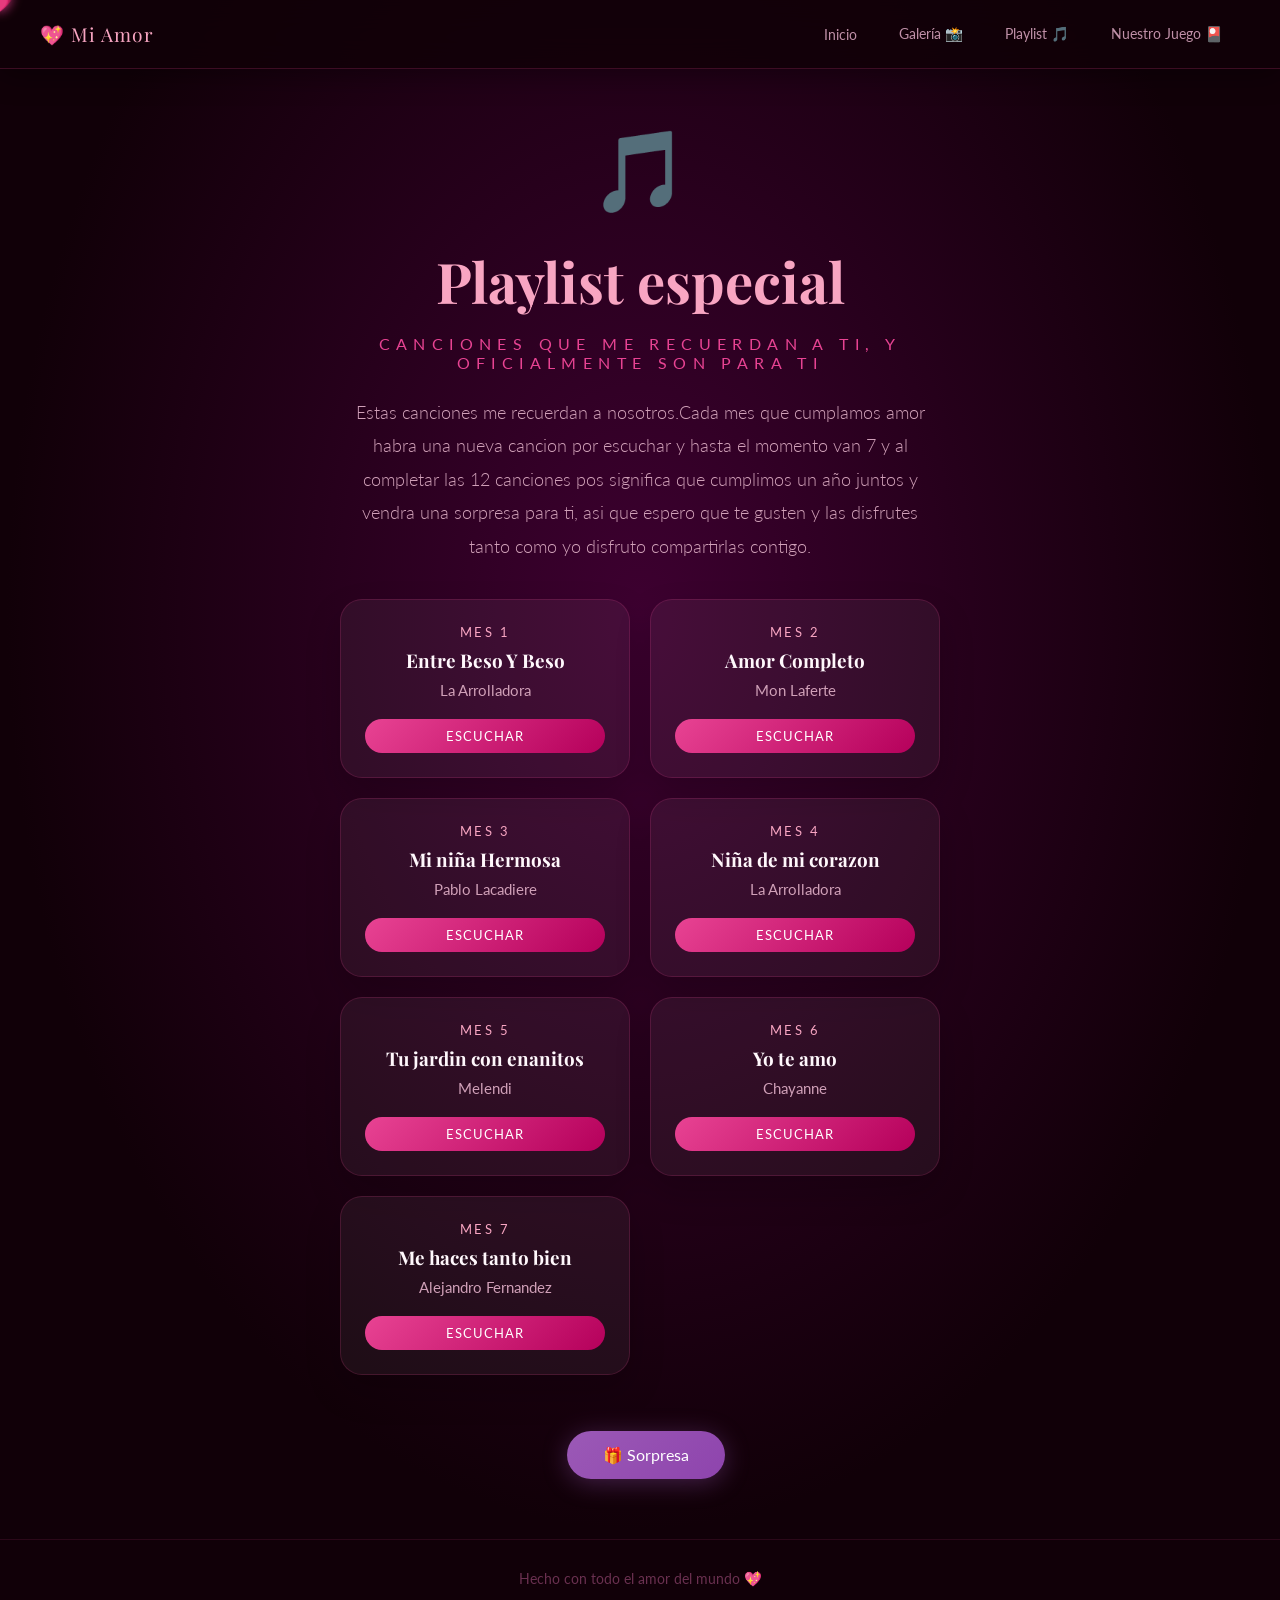
<file: playlist.html>
<!DOCTYPE html>
<html lang="es">
<head>
  <meta charset="UTF-8"/>
  <meta name="viewport" content="width=device-width, initial-scale=1.0"/>
  <title>Playlist — Para Ti 💖</title>
  <link rel="stylesheet" href="style.css"/>
  <link href="https://fonts.googleapis.com/css2?family=Playfair+Display:ital,wght@0,400;0,700;1,400&family=Lato:wght@300;400;700&display=swap" rel="stylesheet"/>
</head>
<body>
  <div class="cursor" id="cursor">💗</div>
  <div class="particles" id="particles"></div>

  <nav class="navbar">
    <a href="index.html" class="nav-logo">💖 Mi Amor</a>
    <div class="nav-links" id="navLinks">
      <a href="index.html" class="nav-link">Inicio</a>
      <a href="galeria.html" class="nav-link">Galería 📸</a>
      <a href="playlist.html" class="nav-link">Playlist 🎵</a>
      <a href="bucket.html" class="nav-link">Nuestro Juego 🎴</a>
    </div>
    <button class="nav-menu" id="navMenu">☰</button>
  </nav>

  <section class="playlist-section">
    <div class="prox-content">
      <div class="prox-emoji">🎵</div>
      <h1 class="prox-titulo">Playlist especial</h1>
      <p class="prox-sub">Canciones que me recuerdan a ti, y oficialmente son para ti </p>
      <p class="prox-mensaje">Estas canciones me recuerdan a nosotros.Cada mes que cumplamos amor habra una nueva cancion por escuchar y hasta el momento van 7
        y al completar las 12 canciones pos significa que cumplimos un año juntos y vendra una sorpresa para ti, asi que espero que te gusten y las disfrutes tanto como yo disfruto compartirlas contigo.
      </p>
      <div class="playlist-grid">
        <article class="song-card">
          <a href="https://www.youtube.com/watch?v=PovkZtMm9Mc" target="_blank" rel="noopener noreferrer">
            <span class="song-number">Mes 1</span>
            <h2>Entre Beso Y Beso</h2>
            <p>La Arrolladora</p>
            <span class="song-link">Escuchar</span>
          </a>
        </article>
        <article class="song-card">
          <a href="https://www.youtube.com/watch?v=PQlG1gznMBE" target="_blank" rel="noopener noreferrer">
            <span class="song-number">Mes 2</span>
            <h2>Amor Completo</h2>
            <p>Mon Laferte</p>
            <span class="song-link">Escuchar</span>
          </a>
        </article>
        <article class="song-card">
          <a href="https://www.youtube.com/watch?v=TtDe6f6NvI4" target="_blank" rel="noopener noreferrer">
            <span class="song-number">Mes 3 </span>
            <h2>Mi niña Hermosa</h2>
            <p>Pablo Lacadiere</p>
            <span class="song-link">Escuchar</span>
          </a>
        </article>
        <article class="song-card">
          <a href="https://www.youtube.com/watch?v=BVtZibUVXsA" target="_blank" rel="noopener noreferrer">
            <span class="song-number">Mes 4</span>
            <h2>Niña de mi corazon</h2>
            <p>La Arrolladora</p>
            <span class="song-link">Escuchar</span>
          </a>
        </article>
        <article class="song-card">
          <a href="https://www.youtube.com/watch?v=v3-9eDFDAFw" target="_blank" rel="noopener noreferrer">
            <span class="song-number">Mes 5</span>
            <h2>Tu jardin con enanitos</h2>
            <p>Melendi</p>
            <span class="song-link">Escuchar</span>
          </a>
        </article>
        <article class="song-card">
          <a href="https://www.youtube.com/watch?v=YkVbgpXXR0M" target="_blank" rel="noopener noreferrer">
            <span class="song-number">Mes 6</span>
            <h2>Yo te amo</h2>
            <p>Chayanne</p>
            <span class="song-link">Escuchar</span>
          </a>
        </article>
        <article class="song-card">
          <a href="https://www.youtube.com/watch?v=6r8mlDvfyZI" target="_blank" rel="noopener noreferrer">
            <span class="song-number">Mes 7</span>
            <h2>Me haces tanto bien</h2>
            <p>Alejandro Fernandez</p>
            <span class="song-link">Escuchar</span>
          </a>
        </article>
      </div>
      <button class="btn-sorpresa" onclick="mostrarSorpresa()">🎁 Sorpresa</button>
      <div class="sorpresa-modal hidden" id="sorpresaModal">
        <div class="sorpresa-card">
          <p>Aun no mi amor debe ser cuando se cumpla el añoo Te amo</p>
          <button class="modal-close" onclick="cerrarSorpresa()">Cerrar</button>
        </div>
      </div>
    </div>
  </section>

  <footer class="footer">
    <p>Hecho con todo el amor del mundo 💖</p>
  </footer>

  <script src="script.js"></script>
</body>
</html>
</file>
<file: style.css>
/* =============================================
   VARIABLES Y RESET
============================================= */
:root {
  --rosa: #e84393;
  --rosa-claro: #f8a5c2;
  --rosa-oscuro: #b5005b;
  --rojo: #c0392b;
  --fondo: #110008;
  --fondo2: #1e000f;
  --fondo3: #2d0020;
  --blanco: #fff8fc;
  --sombra: rgba(232, 67, 147, 0.4);
  --glow: 0 0 40px rgba(232, 67, 147, 0.3);
}

* { margin: 0; padding: 0; box-sizing: border-box; }
html { scroll-behavior: smooth; }

body {
  background: var(--fondo);
  color: var(--blanco);
  font-family: 'Lato', sans-serif;
  overflow-x: hidden;
  cursor: none;
}

/* =============================================
   CURSOR PERSONALIZADO
============================================= */
.cursor {
  position: fixed;
  pointer-events: none;
  font-size: 1.4rem;
  z-index: 9999;
  transform: translate(-50%, -50%);
  transition: transform 0.1s ease;
  filter: drop-shadow(0 0 6px var(--rosa));
}

/* =============================================
   PARTÍCULAS
============================================= */
.particles {
  position: fixed;
  inset: 0;
  pointer-events: none;
  z-index: 0;
  overflow: hidden;
}
.particle {
  position: absolute;
  border-radius: 50%;
  background: var(--rosa);
  opacity: 0;
  animation: flotar var(--dur, 8s) ease-in-out infinite;
  animation-delay: var(--delay, 0s);
}
@keyframes flotar {
  0%   { transform: translateY(105vh) scale(0); opacity: 0; }
  10%  { opacity: 0.5; }
  90%  { opacity: 0.2; }
  100% { transform: translateY(-5vh) scale(1.5); opacity: 0; }
}

/* =============================================
   REVEAL AL SCROLL
============================================= */
.reveal {
  opacity: 0;
  transform: translateY(50px);
  transition: opacity 0.8s ease, transform 0.8s ease;
}
.reveal.visible {
  opacity: 1;
  transform: translateY(0);
}

/* =============================================
   TÍTULOS DE SECCIÓN REUTILIZABLES
============================================= */
.sec-titulo {
  font-family: 'Playfair Display', serif;
  font-size: clamp(1.8rem, 4vw, 3rem);
  color: var(--rosa-claro);
  margin-bottom: 10px;
  text-align: center;
}
.sec-sub {
  font-size: 0.95rem;
  color: #c090a8;
  margin-bottom: 50px;
  text-align: center;
  letter-spacing: 0.08em;
}

/* =============================================
   HERO
============================================= */
.hero {
  position: relative;
  z-index: 1;
  min-height: 100vh;
  display: flex;
  flex-direction: column;
  align-items: center;
  justify-content: center;
  text-align: center;
  padding: 60px 20px 40px;
  background: radial-gradient(ellipse at 50% 40%, #3d0030 0%, var(--fondo) 70%);
}
.hero-content { max-width: 700px; animation: aparecer 1.4s ease both; }
@keyframes aparecer {
  from { opacity: 0; transform: translateY(40px); }
  to   { opacity: 1; transform: translateY(0); }
}
.subtitulo {
  font-weight: 300;
  letter-spacing: 0.35em;
  font-size: 0.82rem;
  color: var(--rosa-claro);
  margin-bottom: 20px;
  text-transform: uppercase;
}
.titulo {
  font-family: 'Playfair Display', serif;
  font-size: clamp(3rem, 8vw, 6rem);
  font-weight: 700;
  line-height: 1.1;
  margin-bottom: 30px;
  text-shadow: var(--glow);
}
.titulo em { color: var(--rosa); font-style: italic; display: block; }
.mensaje {
  font-size: clamp(1rem, 2.5vw, 1.18rem);
  font-weight: 300;
  line-height: 2;
  color: #f0d0e0;
  max-width: 560px;
  margin: 0 auto 30px;
}
.mensaje strong { color: var(--rosa-claro); font-weight: 400; }
.separador {
  font-size: 2.2rem;
  animation: latir 1s ease-in-out infinite;
  display: inline-block;
  color: var(--rosa);
  margin-bottom: 28px;
}
@keyframes latir {
  0%,100% { transform: scale(1); }
  50%      { transform: scale(1.35); }
}
.btn-lluvia {
  background: linear-gradient(135deg, var(--rosa), var(--rosa-oscuro));
  color: white;
  border: none;
  padding: 14px 34px;
  border-radius: 50px;
  font-size: 1rem;
  font-family: 'Lato', sans-serif;
  cursor: none;
  box-shadow: 0 4px 25px var(--sombra);
  transition: transform 0.2s, box-shadow 0.2s;
  letter-spacing: 0.05em;
}
.btn-lluvia:hover { transform: scale(1.07); box-shadow: 0 8px 40px var(--sombra); }
.scroll-hint {
  position: absolute;
  bottom: 24px;
  font-size: 0.8rem;
  color: #8a5070;
  letter-spacing: 0.15em;
  animation: pulsar 2s ease-in-out infinite;
}
@keyframes pulsar { 0%,100%{opacity:0.4;} 50%{opacity:1;} }

/* =============================================
   CONTADOR DE TIEMPO
============================================= */
.contador-section {
  position: relative;
  z-index: 1;
  padding: 90px 20px;
  text-align: center;
  background: linear-gradient(to bottom, var(--fondo), var(--fondo2));
}
.contador-grid {
  display: flex;
  justify-content: center;
  gap: 20px;
  flex-wrap: wrap;
  max-width: 700px;
  margin: 0 auto 20px;
}
.contador-item {
  background: rgba(232,67,147,0.08);
  border: 1px solid rgba(232,67,147,0.25);
  border-radius: 20px;
  padding: 28px 36px;
  min-width: 130px;
  display: flex;
  flex-direction: column;
  align-items: center;
  gap: 8px;
  box-shadow: var(--glow);
  transition: transform 0.3s;
}
.contador-item:hover { transform: translateY(-6px); }
.num {
  font-family: 'Playfair Display', serif;
  font-size: 3rem;
  font-weight: 700;
  color: var(--rosa);
  line-height: 1;
  text-shadow: 0 0 20px var(--sombra);
}
.clabel { font-size: 0.8rem; color: #c090a8; letter-spacing: 0.15em; text-transform: uppercase; }
.contador-nota { font-size: 0.8rem; color: #6a3050; margin-top: 16px; }
.contador-nota code { color: var(--rosa-claro); background: rgba(232,67,147,0.1); padding: 2px 6px; border-radius: 4px; }

/* =============================================
   GALERÍA / FOTOS
============================================= */
.galeria-section {
  position: relative;
  z-index: 1;
  padding: 80px 20px 100px;
  text-align: center;
  background: linear-gradient(to bottom, var(--fondo2), var(--fondo3));
}
.galeria {
  display: flex;
  justify-content: center;
  align-items: center;
  gap: 20px;
  flex-wrap: wrap;
  max-width: 900px;
  margin: 0 auto;
  position: relative;
  transition: all 0.6s ease;
}
.galeria.activo .foto-card:nth-child(1) { transform: translate(-120px,-60px) rotate(-12deg) scale(1.08); }
.galeria.activo .foto-card:nth-child(2) { transform: translateY(-90px) scale(1.15); }
.galeria.activo .foto-card:nth-child(3) { transform: translate(120px,-60px) rotate(12deg) scale(1.08); }
.foto-card {
  width: 220px; height: 260px;
  border-radius: 20px;
  overflow: hidden;
  border: 2px solid rgba(232,67,147,0.3);
  box-shadow: 0 8px 30px rgba(0,0,0,0.4);
  cursor: none;
  transition: transform 0.5s cubic-bezier(0.34,1.56,0.64,1), box-shadow 0.4s, border-color 0.4s;
  background: #2d0020;
}
.foto-center { width: 260px; height: 300px; z-index: 2; }
.foto-card:hover, .foto-card.tocado {
  box-shadow: 0 16px 50px rgba(0,0,0,0.5), 0 0 30px var(--sombra);
  border-color: var(--rosa);
}
.foto-inner { width:100%; height:100%; position:relative; overflow:hidden; }
.foto-inner img { width:100%; height:100%; object-fit:cover; display:block; transition:transform 0.5s; }
.foto-card:hover img, .foto-card.tocado img { transform: scale(1.08); }
.foto-overlay {
  position:absolute; inset:0;
  background: linear-gradient(to top, rgba(200,0,80,0.75) 0%, transparent 60%);
  opacity:0; display:flex; align-items:flex-end; justify-content:center;
  padding-bottom:18px; transition:opacity 0.4s;
}
.foto-card:hover .foto-overlay, .foto-card.tocado .foto-overlay { opacity:1; }
.foto-overlay span { font-family:'Playfair Display',serif; font-style:italic; font-size:1rem; color:#fff; text-shadow:0 1px 4px rgba(0,0,0,0.5); }
.corazon-svg {
  position:absolute; top:50%; left:50%;
  transform:translate(-50%,-50%);
  width:500px; pointer-events:none;
  opacity:0; transition:opacity 0.5s; z-index:0;
}
.galeria-section:hover .corazon-svg { opacity:1; }

/* =============================================
   CARTAS SECRETAS
============================================= */
.cartas-section {
  position:relative; z-index:1;
  padding: 90px 20px;
  background: linear-gradient(to bottom, var(--fondo3), var(--fondo2));
}
.cartas-grid {
  display: grid;
  grid-template-columns: repeat(auto-fit, minmax(150px, 1fr));
  gap: 20px;
  max-width: 800px;
  margin: 0 auto;
}
.carta {
  height: 180px;
  perspective: 800px;
  cursor: none;
}
.carta-frente, .carta-atras {
  position: absolute;
  width: 100%; height: 100%;
  border-radius: 16px;
  display: flex;
  align-items: center;
  justify-content: center;
  backface-visibility: hidden;
  transition: transform 0.7s cubic-bezier(0.4, 0, 0.2, 1);
}
.carta { position: relative; }
.carta-frente, .carta-atras { position: absolute; inset: 0; }
.carta-frente {
  background: linear-gradient(135deg, rgba(232,67,147,0.15), rgba(192,0,91,0.25));
  border: 1px solid rgba(232,67,147,0.35);
  font-size: 3rem;
  box-shadow: 0 4px 20px rgba(0,0,0,0.3);
  transform: rotateY(0deg);
}
.carta-atras {
  background: linear-gradient(135deg, var(--rosa-oscuro), var(--rosa));
  font-size: 0.92rem;
  font-family: 'Playfair Display', serif;
  font-style: italic;
  color: white;
  text-align: center;
  padding: 16px;
  line-height: 1.5;
  transform: rotateY(180deg);
  box-shadow: 0 8px 30px var(--sombra);
}
.carta.abierta .carta-frente { transform: rotateY(-180deg); }
.carta.abierta .carta-atras  { transform: rotateY(0deg); }
.carta:hover .carta-frente:not(.abierta .carta-frente) {
  box-shadow: 0 8px 30px var(--sombra);
  border-color: var(--rosa);
}

/* =============================================
   JUEGO - ATRAPA CORAZONES
============================================= */
.juego-section {
  position: relative; z-index: 1;
  padding: 90px 20px;
  background: linear-gradient(to bottom, var(--fondo2), var(--fondo));
  text-align: center;
}
.juego-container { max-width: 700px; margin: 0 auto; }
.juego-info {
  display: flex;
  justify-content: center;
  gap: 40px;
  margin-bottom: 20px;
  font-size: 1.1rem;
  color: var(--rosa-claro);
}
.juego-info strong { color: var(--rosa); font-size: 1.3rem; }
.juego-area {
  position: relative;
  width: 100%;
  height: 380px;
  border-radius: 24px;
  border: 2px solid rgba(232,67,147,0.25);
  background: rgba(232,67,147,0.04);
  overflow: hidden;
  box-shadow: inset 0 0 60px rgba(0,0,0,0.3), var(--glow);
}
.juego-pantalla {
  position: absolute;
  inset: 0;
  display: flex;
  flex-direction: column;
  align-items: center;
  justify-content: center;
  gap: 20px;
  font-family: 'Playfair Display', serif;
  font-size: 1.1rem;
  color: #d0a0b8;
}
.juego-pantalla.hidden { display: none; }
.btn-jugar {
  background: linear-gradient(135deg, var(--rosa), var(--rosa-oscuro));
  color: white;
  border: none;
  padding: 14px 40px;
  border-radius: 50px;
  font-size: 1.1rem;
  font-family: 'Lato', sans-serif;
  cursor: none;
  box-shadow: 0 4px 25px var(--sombra);
  transition: transform 0.2s, box-shadow 0.2s;
}
.btn-jugar:hover { transform: scale(1.07); box-shadow: 0 8px 40px var(--sombra); }

/* Corazones del juego */
.corazon-juego {
  position: absolute;
  font-size: 2.2rem;
  cursor: none;
  user-select: none;
  animation: aparecer-corazon 0.3s ease;
  transition: transform 0.1s;
  filter: drop-shadow(0 0 8px var(--rosa));
}
.corazon-juego:hover { transform: scale(1.4) rotate(10deg); }
@keyframes aparecer-corazon {
  from { transform: scale(0) rotate(-20deg); opacity: 0; }
  to   { transform: scale(1) rotate(0deg); opacity: 1; }
}

/* Puntaje volador */
.puntos-volador {
  position: absolute;
  font-size: 1.4rem;
  color: var(--rosa-claro);
  font-family: 'Playfair Display', serif;
  font-weight: 700;
  pointer-events: none;
  animation: volar 0.9s ease forwards;
  text-shadow: 0 0 10px var(--sombra);
}
@keyframes volar {
  0%   { opacity: 1; transform: translateY(0) scale(1); }
  100% { opacity: 0; transform: translateY(-70px) scale(1.5); }
}

/* =============================================
   SECCIÓN VIDEO
============================================= */
.video-section {
  position: relative; z-index: 1;
  padding: 80px 20px 100px;
  text-align: center;
  background: radial-gradient(ellipse at 50% 80%, #3d0030 0%, var(--fondo) 70%);
}
.video-wrapper { max-width: 620px; margin: 0 auto 16px; }
.video-link { text-decoration: none; display: block; }
.video-thumbnail {
  background: linear-gradient(135deg, #3d0030, #1a0010);
  border: 2px solid rgba(232,67,147,0.4);
  border-radius: 18px;
  padding: 60px 30px;
  display: flex;
  flex-direction: column;
  align-items: center;
  gap: 20px;
  cursor: none;
  transition: border-color 0.3s, box-shadow 0.3s, transform 0.3s;
  box-shadow: 0 8px 30px rgba(0,0,0,0.3);
}
.video-thumbnail:hover {
  border-color: var(--rosa);
  box-shadow: 0 16px 50px var(--sombra);
  transform: translateY(-4px);
}
.play-btn {
  width: 72px; height: 72px;
  background: var(--rosa);
  border-radius: 50%;
  display: flex;
  align-items: center;
  justify-content: center;
  font-size: 1.5rem;
  color: white;
  box-shadow: 0 0 30px var(--sombra);
  transition: transform 0.3s, box-shadow 0.3s;
}
.video-thumbnail:hover .play-btn { transform: scale(1.12); box-shadow: 0 0 50px var(--sombra); }
.video-label { font-family:'Playfair Display',serif; font-style:italic; color:var(--rosa-claro); font-size:1.1rem; }
.video-hint { font-size:0.8rem; color:#6a3050; margin-top:12px; }

/* =============================================
   FOOTER
============================================= */
.footer {
  position: relative; z-index: 1;
  text-align: center;
  padding: 30px 20px;
  color: #6a3050;
  font-size: 0.9rem;
  border-top: 1px solid rgba(232,67,147,0.12);
}

/* =============================================
   LLUVIA DE CORAZONES (CANVAS)
============================================= */
.lluvia-canvas {
  position: fixed;
  inset: 0;
  z-index: 8888;
  pointer-events: none;
}
.lluvia-canvas.hidden { display: none; }

/* =============================================
   RESPONSIVE
============================================= */
@media (max-width: 600px) {
  body { cursor: auto; }
  .cursor { display: none; }
  .galeria { flex-direction: column; align-items: center; }
  .galeria.activo .foto-card:nth-child(1) { transform: translate(-40px,-30px) rotate(-8deg) scale(1.05); }
  .galeria.activo .foto-card:nth-child(2) { transform: translateY(-50px) scale(1.1); }
  .galeria.activo .foto-card:nth-child(3) { transform: translate(40px,-30px) rotate(8deg) scale(1.05); }
  .foto-card { width:200px; height:240px; }
  .foto-center { width:220px; height:260px; }
  .contador-item { min-width:100px; padding:18px 22px; }
  .num { font-size:2.2rem; }
  .juego-area { height:300px; }
  .cartas-grid { grid-template-columns: repeat(3, 1fr); }
}


.notif-container {
  text-align: center;
  padding: 30px 20px 50px;
  background: var(--fondo);
}
.btn-notif {
  background: linear-gradient(135deg, #25D366, #128C7E);
  color: white;
  border: none;
  padding: 14px 36px;
  border-radius: 50px;
  font-size: 1rem;
  font-family: 'Lato', sans-serif;
  cursor: pointer;
  box-shadow: 0 4px 25px rgba(37,211,102,0.35);
  transition: transform 0.2s, box-shadow 0.2s;
}
.btn-notif:hover {
  transform: scale(1.07);
  box-shadow: 0 8px 40px rgba(37,211,102,0.5);
}

.btn-instagram {
  display: inline-block;
  margin-top: 16px;
  background: linear-gradient(135deg, #fd5f7f, #fda585);
  color: white;
  text-decoration: none;
  border: none;
  padding: 14px 36px;
  border-radius: 50px;
  font-size: 1rem;
  font-family: 'Lato', sans-serif;
  box-shadow: 0 4px 25px rgba(253,95,127,0.35);
  transition: transform 0.2s, box-shadow 0.2s;
}

.btn-instagram:hover {
  transform: scale(1.07);
  box-shadow: 0 8px 40px rgba(253,95,127,0.5);
}

.btn-sorpresa {
  display: inline-block;
  margin-top: 16px;
  margin-left: 12px;
  background: linear-gradient(135deg, #9b59b6, #8e44ad);
  color: white;
  border: none;
  padding: 14px 36px;
  border-radius: 50px;
  font-size: 1rem;
  font-family: 'Lato', sans-serif;
  cursor: pointer;
  box-shadow: 0 4px 25px rgba(155,89,182,0.35);
  transition: transform 0.2s, box-shadow 0.2s;
}

.btn-sorpresa:hover {
  transform: scale(1.07);
  box-shadow: 0 8px 40px rgba(155,89,182,0.5);
}

.hidden { display: none !important; }

.sorpresa-modal {
  position: fixed;
  inset: 0;
  display: flex;
  align-items: center;
  justify-content: center;
  background: rgba(17, 0, 8, 0.85);
  z-index: 9999;
  padding: 20px;
}

.sorpresa-card {
  max-width: 420px;
  width: 100%;
  background: rgba(18, 0, 12, 0.95);
  border: 1px solid rgba(232,67,147,0.28);
  border-radius: 28px;
  padding: 32px 28px;
  text-align: center;
  box-shadow: 0 18px 45px rgba(0,0,0,0.35);
}

.sorpresa-card h2 {
  font-family: 'Playfair Display', serif;
  font-size: 1.8rem;
  margin-bottom: 16px;
  color: var(--rosa-claro);
}

.sorpresa-card p {
  color: #f0d0e0;
  line-height: 1.8;
  margin-bottom: 26px;
}

.modal-close {
  display: inline-block;
  background: linear-gradient(135deg, var(--rosa), var(--rosa-oscuro));
  color: white;
  border: none;
  border-radius: 50px;
  padding: 12px 30px;
  font-size: 0.95rem;
  cursor: pointer;
  transition: transform 0.2s, box-shadow 0.2s;
}

.modal-close:hover {
  transform: scale(1.05);
  box-shadow: 0 8px 30px rgba(232,67,147,0.35);
}

/* =============================================
   NAVBAR
============================================= */
.navbar {
  position: fixed;
  top: 0; left: 0; right: 0;
  z-index: 1000;
  display: flex;
  align-items: center;
  justify-content: space-between;
  padding: 16px 40px;
  background: rgba(17, 0, 8, 0.85);
  backdrop-filter: blur(16px);
  border-bottom: 1px solid rgba(232, 67, 147, 0.2);
  box-shadow: 0 4px 30px rgba(0,0,0,0.4);
}
 
.nav-logo {
  font-family: 'Playfair Display', serif;
  font-size: 1.2rem;
  color: var(--rosa-claro);
  text-decoration: none;
  letter-spacing: 0.05em;
  white-space: nowrap;
}
 
.nav-links {
  display: flex;
  gap: 8px;
  align-items: center;
}
 
.nav-link {
  color: #c090a8;
  text-decoration: none;
  font-size: 0.9rem;
  padding: 8px 16px;
  border-radius: 50px;
  border: 1px solid transparent;
  transition: color 0.3s, border-color 0.3s, background 0.3s;
  white-space: nowrap;
}
 
.nav-link:hover {
  color: var(--rosa-claro);
  border-color: rgba(232,67,147,0.3);
  background: rgba(232,67,147,0.08);
}
 
.nav-link.activo {
  color: var(--rosa);
  border-color: rgba(232,67,147,0.5);
  background: rgba(232,67,147,0.12);
}
 
/* Botón hamburguesa (móvil) */
.nav-menu {
  display: none;
  background: none;
  border: 1px solid rgba(232,67,147,0.4);
  color: var(--rosa-claro);
  font-size: 1.2rem;
  padding: 6px 12px;
  border-radius: 8px;
  cursor: pointer;
}
 
/* Empujar contenido hacia abajo por el navbar */
.hero { padding-top: 100px; }
 
/* =============================================
   PÁGINA PRÓXIMAMENTE
============================================= */
.proximamente-section {
  position: relative;
  z-index: 1;
  min-height: 100vh;
  display: flex;
  align-items: center;
  justify-content: center;
  padding: 120px 20px 60px;
  background: radial-gradient(ellipse at 50% 40%, #3d0030 0%, var(--fondo) 70%);
}
 
.prox-content {
  text-align: center;
  max-width: 600px;
  animation: aparecer 1.2s ease both;
}
 
.prox-emoji {
  font-size: 5rem;
  margin-bottom: 24px;
  animation: latir 1.5s ease-in-out infinite;
  display: block;
}
 
.prox-titulo {
  font-family: 'Playfair Display', serif;
  font-size: clamp(2rem, 5vw, 3.5rem);
  color: var(--rosa-claro);
  margin-bottom: 16px;
}
 
.prox-sub {
  font-size: 1rem;
  letter-spacing: 0.4em;
  text-transform: uppercase;
  color: var(--rosa);
  margin-bottom: 24px;
  animation: pulsar 2s ease-in-out infinite;
}
 
.prox-mensaje {
  font-size: 1.1rem;
  font-weight: 300;
  color: #d0a0b8;
  line-height: 1.9;
  margin-bottom: 36px;
}
 
.prox-corazones {
  display: flex;
  justify-content: center;
  gap: 12px;
  font-size: 1.8rem;
  margin-bottom: 40px;
}
 
.prox-corazones span {
  animation: latir 1.2s ease-in-out infinite;
}
.prox-corazones span:nth-child(1) { animation-delay: 0s; }
.prox-corazones span:nth-child(2) { animation-delay: 0.2s; }
.prox-corazones span:nth-child(3) { animation-delay: 0.4s; }
.prox-corazones span:nth-child(4) { animation-delay: 0.6s; }
.prox-corazones span:nth-child(5) { animation-delay: 0.8s; }
 
.prox-btn {
  display: inline-block;
  color: var(--rosa-claro);
  text-decoration: none;
  border: 1px solid rgba(232,67,147,0.4);
  padding: 12px 30px;
  border-radius: 50px;
  font-size: 0.95rem;
  transition: background 0.3s, border-color 0.3s, transform 0.2s;
}
 
.prox-btn:hover {
  background: rgba(232,67,147,0.12);
  border-color: var(--rosa);
  transform: translateX(-4px);
}

.playlist-section {
  position: relative;
  z-index: 1;
  min-height: 100vh;
  display: flex;
  align-items: center;
  justify-content: center;
  padding: 120px 20px 60px;
  background: radial-gradient(ellipse at 50% 40%, #3d0030 0%, var(--fondo) 70%);
}

.playlist-grid {
  display: grid;
  grid-template-columns: repeat(2, minmax(220px, 1fr));
  gap: 20px;
  max-width: 980px;
  margin: 30px auto 40px;
}

.song-card {
  background: rgba(255,255,255,0.05);
  border: 1px solid rgba(232,67,147,0.18);
  border-radius: 22px;
  padding: 24px;
  box-shadow: 0 16px 35px rgba(0, 0, 0, 0.18);
  transition: transform 0.25s ease, background 0.25s ease, border-color 0.25s ease;
}

.song-card a {
  display: flex;
  flex-direction: column;
  gap: 8px;
  text-decoration: none;
  color: inherit;
}

.song-card:hover {
  transform: translateY(-4px);
  background: rgba(232,67,147,0.12);
  border-color: rgba(232,67,147,0.35);
}

.song-number {
  display: inline-block;
  color: var(--rosa-claro);
  font-size: 0.82rem;
  letter-spacing: 0.18em;
  text-transform: uppercase;
}

.song-card h2 {
  font-family: 'Playfair Display', serif;
  font-size: 1.18rem;
  margin: 0;
}

.song-card p {
  color: #d0a0b8;
  font-size: 0.95rem;
  margin: 0;
}

.song-link {
  display: inline-block;
  margin-top: 12px;
  color: #fff;
  background: linear-gradient(135deg, var(--rosa), var(--rosa-oscuro));
  padding: 9px 18px;
  border-radius: 999px;
  font-size: 0.82rem;
  letter-spacing: 0.08em;
  text-transform: uppercase;
}

@media (max-width: 760px) {
  .playlist-grid {
    grid-template-columns: 1fr;
  }
}

/* =============================================
   RESPONSIVE NAVBAR
============================================= */
@media (max-width: 700px) {
  .navbar { padding: 14px 20px; }
  .nav-menu { display: block; }
  .nav-links {
    display: none;
    position: absolute;
    top: 100%;
    left: 0; right: 0;
    flex-direction: column;
    background: rgba(17,0,8,0.97);
    padding: 16px;
    border-bottom: 1px solid rgba(232,67,147,0.2);
    gap: 4px;
  }
  .nav-links.abierto { display: flex; }
  .nav-link { width: 100%; text-align: center; padding: 12px; }
}
</file>
